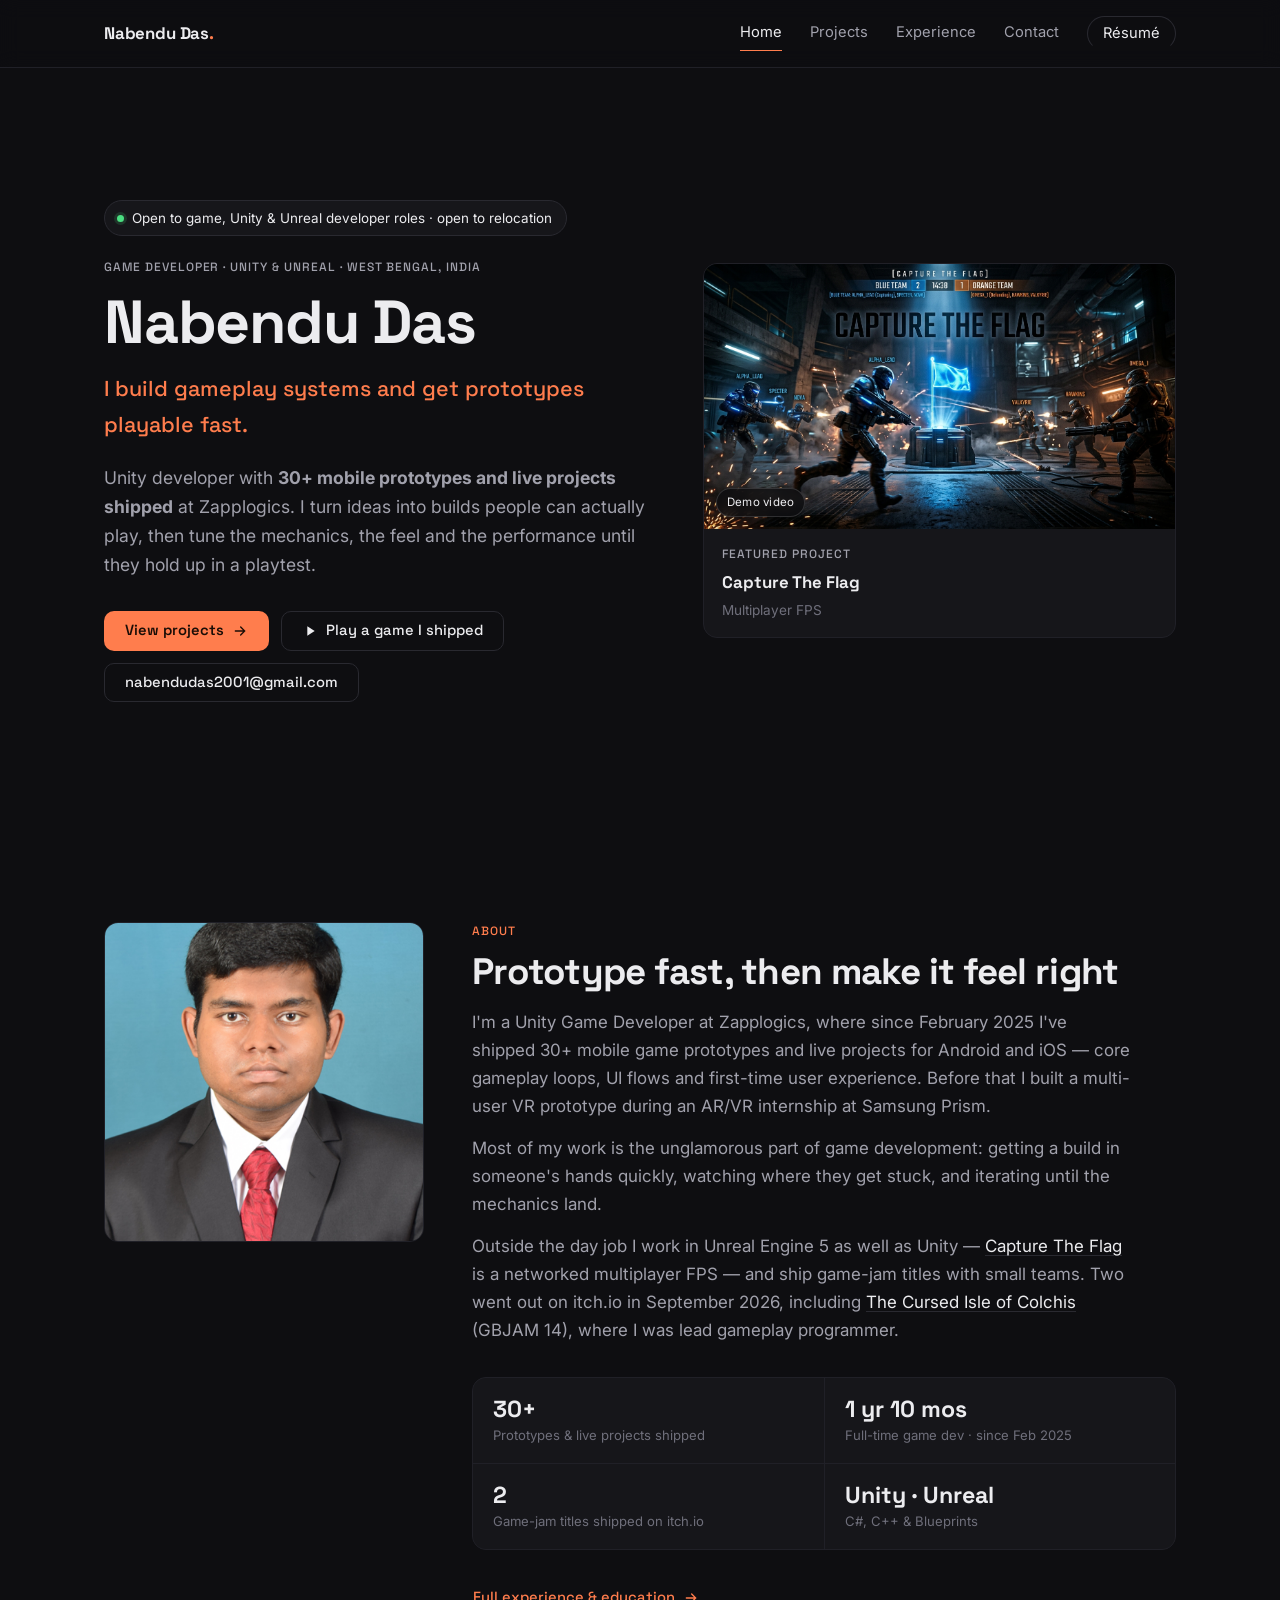
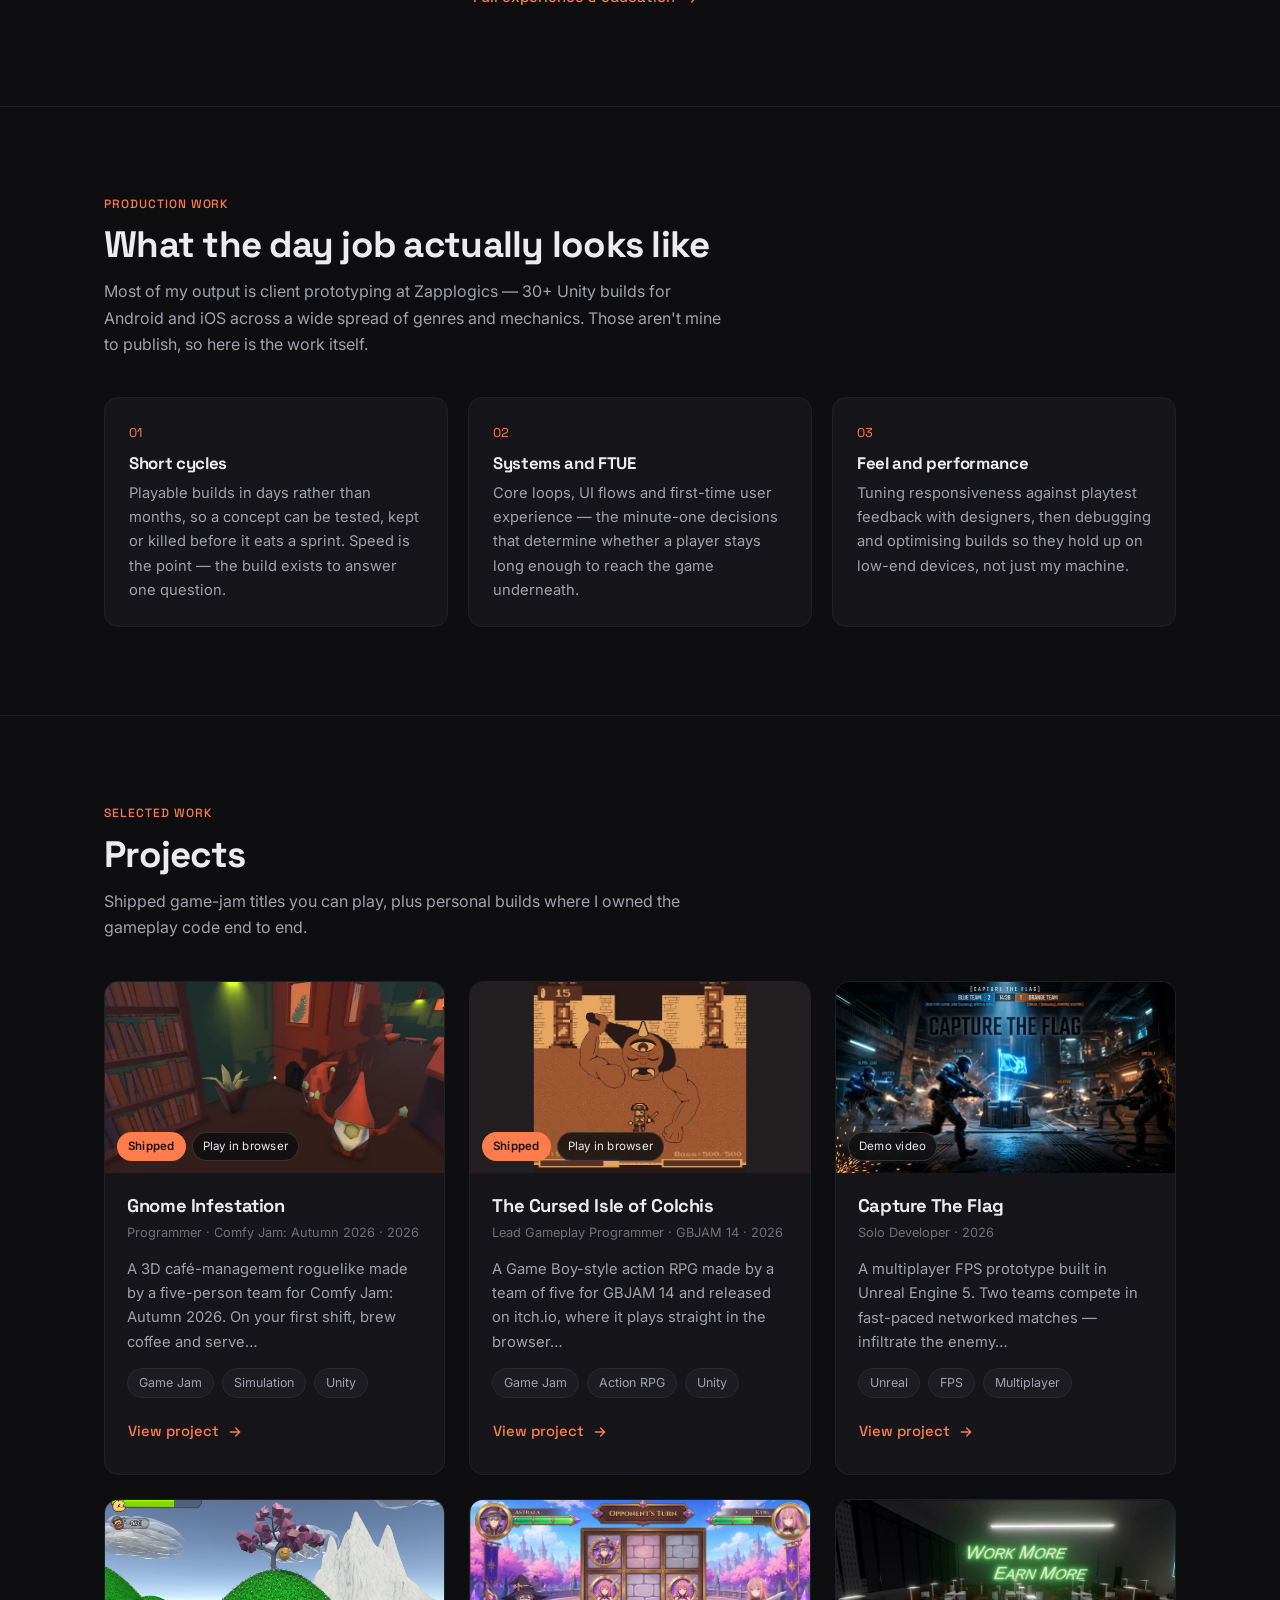
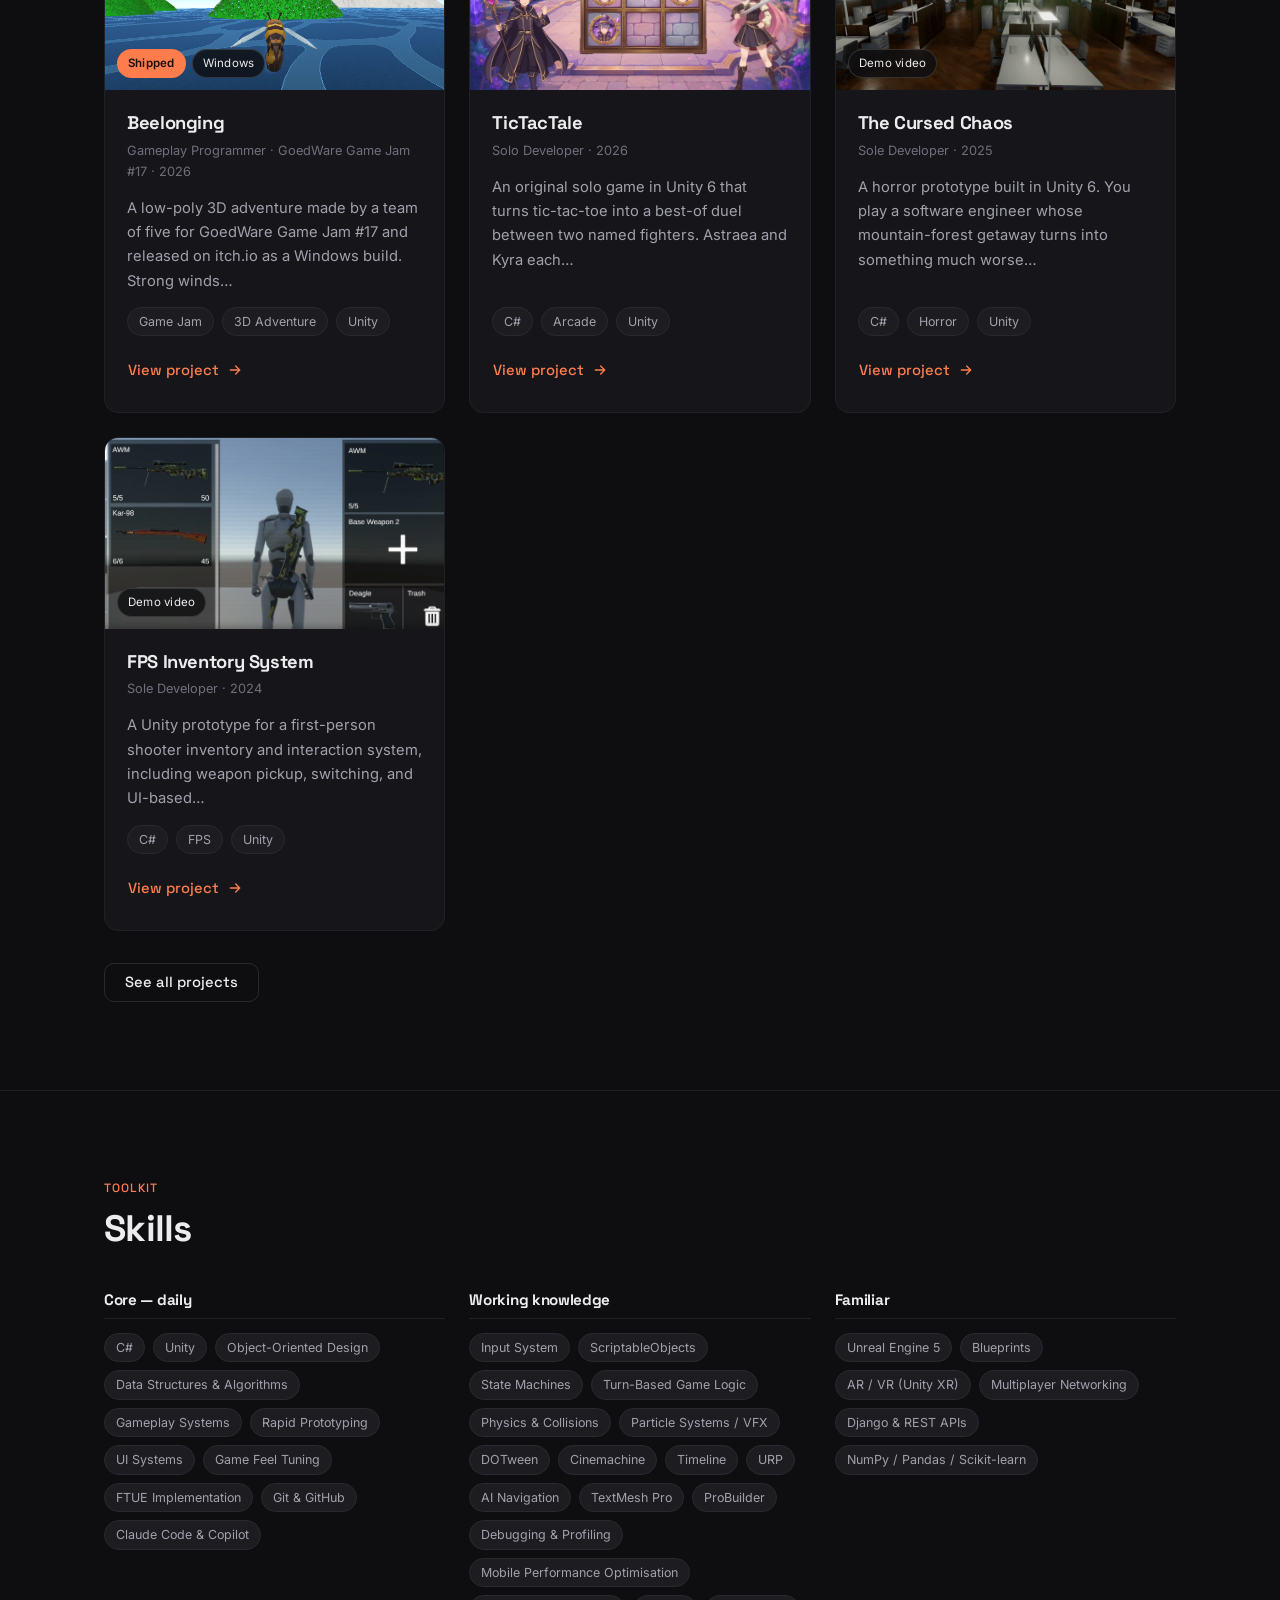
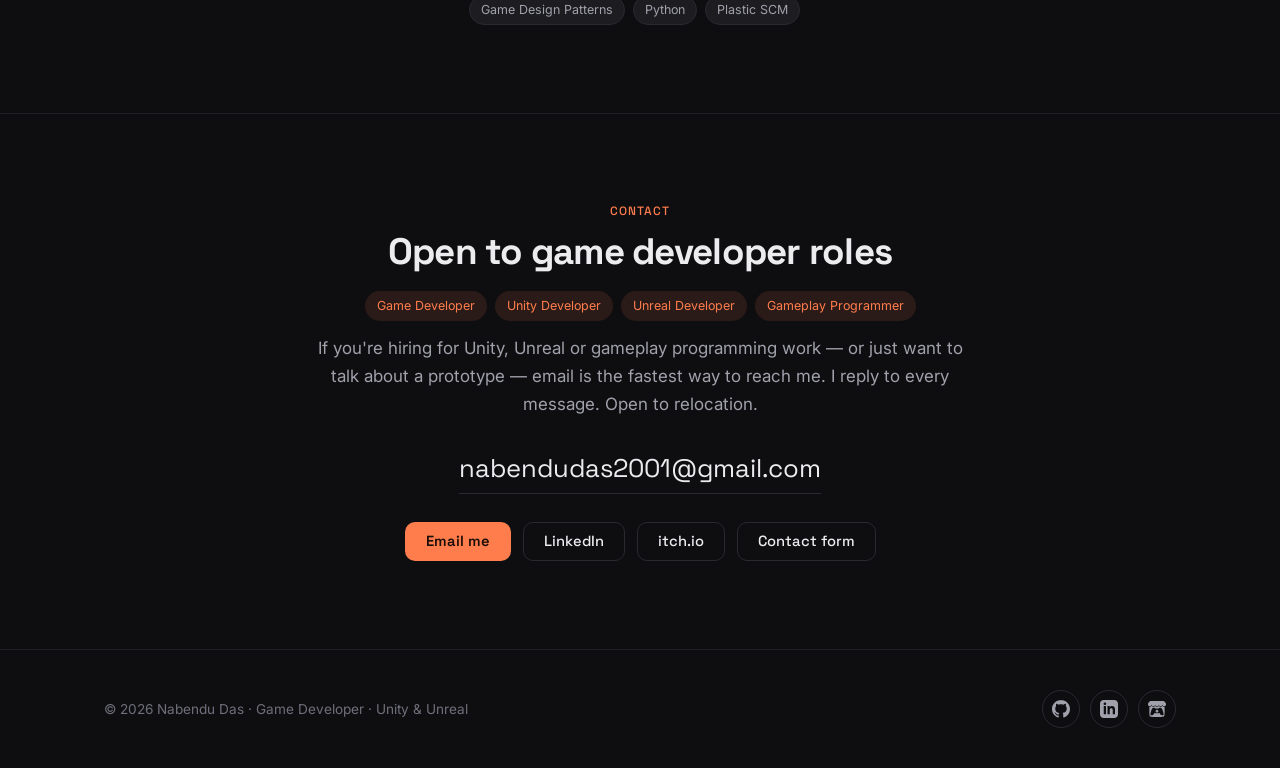
<file: index.html>
<!DOCTYPE html>
<html lang="en">

<head>
    <meta charset="utf-8" />
    <meta content="width=device-width, initial-scale=1.0" name="viewport" />
    <title>Nabendu Das — Game Developer (Unity &amp; Unreal)</title>
    <meta name="description"
        content="Game developer working in Unity and Unreal Engine, focused on gameplay systems, rapid prototyping and game feel. 30+ mobile prototypes shipped." />
    <link rel="canonical" href="https://nandy1002.github.io/" />
    <link rel="icon" href="assets/icon-64.png" />
    <link rel="apple-touch-icon" href="assets/icon-180.png" />
    <meta name="theme-color" content="#0e0e11" />
    <meta property="og:type" content="website" />
    <meta property="og:site_name" content="Nabendu Das" />
    <meta property="og:title" content="Nabendu Das — Game Developer (Unity &amp; Unreal)" />
    <meta property="og:description" content="Game developer working in Unity and Unreal Engine 5. Gameplay systems, rapid prototyping and game feel. 30+ prototypes shipped, plus game-jam titles on itch.io." />
    <meta property="og:url" content="https://nandy1002.github.io/" />
    <meta property="og:image" content="https://nandy1002.github.io/assets/og-image.jpg" />
    <meta property="og:image:width" content="1200" />
    <meta property="og:image:height" content="630" />
    <meta name="twitter:card" content="summary_large_image" />
    <meta name="twitter:title" content="Nabendu Das — Game Developer (Unity &amp; Unreal)" />
    <meta name="twitter:description" content="Game developer working in Unity and Unreal Engine 5. Gameplay systems, rapid prototyping and game feel. 30+ prototypes shipped, plus game-jam titles on itch.io." />
    <meta name="twitter:image" content="https://nandy1002.github.io/assets/og-image.jpg" />
    <link rel="preconnect" href="https://fonts.googleapis.com" />
    <link rel="preconnect" href="https://fonts.gstatic.com" crossorigin />
    <link href="https://fonts.googleapis.com/css2?family=Space+Grotesk:wght@500;700&family=Inter:wght@400;500;600&display=swap"
        rel="stylesheet" />
    <script type="application/ld+json">
    {
      "@context": "https://schema.org",
      "@type": "Person",
      "name": "Nabendu Das",
      "jobTitle": "Game Developer",
      "email": "mailto:nabendudas2001@gmail.com",
      "url": "https://nandy1002.github.io/",
      "image": "https://nandy1002.github.io/assets/og-image.jpg",
      "address": { "@type": "PostalAddress", "addressRegion": "West Bengal", "addressCountry": "IN" },
      "knowsAbout": ["Unity", "Unity3D", "C#", "Unreal Engine 5", "Blueprints", "Python", "Object-Oriented Programming", "Object-Oriented Design", "Data Structures and Algorithms", "Gameplay Programming", "Game Physics", "Particle Systems", "Game Feel", "Rapid Prototyping", "Mobile Games", "Turn-Based Games", "VR Simulations", "Multiplayer Networking"],
      "alumniOf": [
        { "@type": "CollegeOrUniversity", "name": "RV College of Engineering" },
        { "@type": "CollegeOrUniversity", "name": "The University of Burdwan" }
      ],
      "worksFor": { "@type": "Organization", "name": "Zapplogics Solution" },
      "sameAs": [
        "https://github.com/Nandy1002",
        "https://www.linkedin.com/in/nabendu-das-1790a8202/"
      ]
    }
    </script>
    <link href="css/style.css" rel="stylesheet" />
    <script>document.documentElement.classList.add('js');</script>
</head>

<body>

    <header class="site-nav">
        <div class="wrap">
            <a class="brand" href="index.html">Nabendu Das<span>.</span></a>
            <nav class="nav-links">
                <a href="index.html" data-nav="home">Home</a>
                <a href="projects.html" data-nav="projects">Projects</a>
                <a href="experience.html" data-nav="experience">Experience</a>
                <a href="#contact" data-nav="contact">Contact</a>
                <a class="nav-cta" href="https://drive.google.com/drive/folders/1LLOvdsioypALAIz2UhdiR7-5Vv5WfIsK" target="_blank" rel="noopener">Résumé</a>
            </nav>
            <button class="nav-toggle" id="nav-toggle" aria-label="Open menu" aria-expanded="false"
                aria-controls="mobile-nav">
                <svg viewBox="0 0 24 24" fill="none" stroke="currentColor" stroke-width="2" stroke-linecap="round">
                    <path d="M4 7h16M4 12h16M4 17h16" />
                </svg>
            </button>
        </div>
    </header>

    <div class="mobile-nav" id="mobile-nav">
        <button class="nav-close" id="nav-close" aria-label="Close menu">
            <svg viewBox="0 0 24 24" fill="none" stroke="currentColor" stroke-width="2" stroke-linecap="round">
                <path d="M6 6l12 12M18 6L6 18" />
            </svg>
        </button>
        <a href="index.html" data-nav="home">Home</a>
        <a href="projects.html" data-nav="projects">Projects</a>
        <a href="experience.html" data-nav="experience">Experience</a>
        <a href="#contact" data-nav="contact">Contact</a>
        <a class="nav-cta" href="https://drive.google.com/drive/folders/1LLOvdsioypALAIz2UhdiR7-5Vv5WfIsK" target="_blank" rel="noopener">Résumé</a>
    </div>

    <main>
        <!-- Hero -->
        <section class="hero" id="home">
            <div class="wrap hero-grid">
                <div>
                    <p class="availability"><span class="dot"></span> Open to game, Unity &amp; Unreal developer roles
                        · open to relocation</p>
                    <span class="eyebrow">Game Developer · Unity &amp; Unreal · West Bengal, India</span>
                    <h1>Nabendu Das</h1>
                    <p class="role">I build gameplay systems and get prototypes playable fast.</p>
                    <p class="lead">
                        Unity developer with <strong>30+ mobile prototypes and live projects shipped</strong> at
                        Zapplogics. I turn ideas into builds people can actually play, then tune the mechanics, the
                        feel and the performance until they hold up in a playtest.
                    </p>
                    <div class="hero-actions">
                        <a class="btn btn--primary" href="projects.html">
                            View projects
                            <svg viewBox="0 0 24 24" fill="none" stroke="currentColor" stroke-width="2"
                                stroke-linecap="round">
                                <path d="M5 12h14M13 6l6 6-6 6" />
                            </svg>
                        </a>
                        <a class="btn btn--ghost" href="project.html?id=cursed-isle-of-colchis#play">
                            <svg viewBox="0 0 24 24" fill="currentColor"><path d="M8 5v14l11-7z" /></svg>
                            Play a game I shipped
                        </a>
                        <a class="btn btn--ghost" href="mailto:nabendudas2001@gmail.com">
                            nabendudas2001@gmail.com
                        </a>
                    </div>
                </div>
                <!-- Most recent project, rendered from projects.json so it never goes stale. -->
                <a class="hero-feature" id="hero-featured" href="projects.html" aria-label="Latest project"></a>
            </div>
        </section>

        <!-- About -->
        <section class="section" id="about">
            <div class="wrap">
                <div class="about-grid">
                    <img class="portrait reveal" src="assets/projects/formal-pic.jpg"
                        alt="Portrait of Nabendu Das" />
                    <div class="reveal">
                        <span class="eyebrow">About</span>
                        <h2>Prototype fast, then make it feel right</h2>
                        <p class="lead" style="margin-top:16px">
                            I'm a Unity Game Developer at Zapplogics, where since February 2025 I've shipped 30+ mobile
                            game prototypes and live projects for Android and iOS — core gameplay loops, UI flows and
                            first-time user experience. Before that I built a multi-user VR prototype during an AR/VR
                            internship at Samsung Prism.
                        </p>
                        <p class="lead" style="margin-top:14px">
                            Most of my work is the unglamorous part of game development: getting a build in someone's
                            hands quickly, watching where they get stuck, and iterating until the mechanics land.
                        </p>
                        <p class="lead" style="margin-top:14px">
                            Outside the day job I work in Unreal Engine 5 as well as Unity —
                            <a class="text-link" href="project.html?id=capture-the-flag">Capture The Flag</a> is a
                            networked multiplayer FPS — and ship game-jam titles with small teams. Two went out on
                            itch.io in September 2026, including
                            <a class="text-link" href="project.html?id=cursed-isle-of-colchis">The Cursed Isle of
                            Colchis</a> (GBJAM 14), where I was lead gameplay programmer.
                        </p>

                        <div class="stats" style="margin-top:32px">
                            <div>
                                <strong>30+</strong>
                                <span>Prototypes &amp; live projects shipped</span>
                            </div>
                            <div>
                                <!-- Counts the Zapplogics role only (Feb 2025 →), excluding internships.
                                     JS keeps it current; the inline value is the no-JS fallback. -->
                                <strong data-since="2025-02">1 yr 8 mos</strong>
                                <span>Full-time game dev · since Feb 2025</span>
                            </div>
                            <div>
                                <strong>2</strong>
                                <span>Game-jam titles shipped on itch.io</span>
                            </div>
                            <div>
                                <strong>Unity · Unreal</strong>
                                <span>C#, C++ &amp; Blueprints</span>
                            </div>
                        </div>

                        <div class="row" style="margin-top:28px">
                            <a class="btn btn--quiet" href="experience.html">
                                Full experience &amp; education
                                <svg viewBox="0 0 24 24" fill="none" stroke="currentColor" stroke-width="2"
                                    stroke-linecap="round">
                                    <path d="M5 12h14M13 6l6 6-6 6" />
                                </svg>
                            </a>
                        </div>
                    </div>
                </div>
            </div>
        </section>

        <!-- Production work — the day job, which produces no public builds -->
        <section class="section" id="production">
            <div class="wrap">
                <div class="section-head reveal">
                    <span class="eyebrow">Production work</span>
                    <h2>What the day job actually looks like</h2>
                    <p>
                        Most of my output is client prototyping at Zapplogics — 30+ Unity builds for Android and iOS
                        across a wide spread of genres and mechanics. Those aren't mine to publish, so here is the
                        work itself.
                    </p>
                </div>
                <div class="feature-grid">
                    <div class="card feature reveal">
                        <span class="num">01</span>
                        <h3>Short cycles</h3>
                        <p>
                            Playable builds in days rather than months, so a concept can be tested, kept or killed
                            before it eats a sprint. Speed is the point — the build exists to answer one question.
                        </p>
                    </div>
                    <div class="card feature reveal">
                        <span class="num">02</span>
                        <h3>Systems and FTUE</h3>
                        <p>
                            Core loops, UI flows and first-time user experience — the minute-one decisions that
                            determine whether a player stays long enough to reach the game underneath.
                        </p>
                    </div>
                    <div class="card feature reveal">
                        <span class="num">03</span>
                        <h3>Feel and performance</h3>
                        <p>
                            Tuning responsiveness against playtest feedback with designers, then debugging and
                            optimising builds so they hold up on low-end devices, not just my machine.
                        </p>
                    </div>
                </div>
            </div>
        </section>

        <!-- Selected work -->
        <section class="section" id="projects">
            <div class="wrap">
                <div class="section-head reveal">
                    <span class="eyebrow">Selected work</span>
                    <h2>Projects</h2>
                    <p>Shipped game-jam titles you can play, plus personal builds where I owned the gameplay code end
                        to end.</p>
                </div>

                <div class="project-grid" id="featured-projects-grid"></div>

                <div class="row" style="margin-top:32px">
                    <a class="btn btn--ghost" href="projects.html">See all projects</a>
                </div>
            </div>
        </section>

        <!-- Skills -->
        <section class="section" id="skills">
            <div class="wrap">
                <div class="section-head reveal">
                    <span class="eyebrow">Toolkit</span>
                    <h2>Skills</h2>
                </div>
                <div class="skill-groups" id="skills-grid"></div>
            </div>
        </section>

        <!-- Contact -->
        <section class="section contact" id="contact">
            <div class="wrap reveal">
                <span class="eyebrow">Contact</span>
                <h2>Open to game developer roles</h2>
                <div class="chips roles">
                    <span class="chip chip--accent">Game Developer</span>
                    <span class="chip chip--accent">Unity Developer</span>
                    <span class="chip chip--accent">Unreal Developer</span>
                    <span class="chip chip--accent">Gameplay Programmer</span>
                </div>
                <p class="lead" style="margin-top:14px">
                    If you're hiring for Unity, Unreal or gameplay programming work — or just want to talk about a
                    prototype — email is the fastest way to reach me. I reply to every message. Open to relocation.
                </p>
                <a class="email-link" href="mailto:nabendudas2001@gmail.com">nabendudas2001@gmail.com</a>
                <div class="row" style="justify-content:center">
                    <a class="btn btn--primary" href="mailto:nabendudas2001@gmail.com">Email me</a>
                    <a class="btn btn--ghost" href="https://www.linkedin.com/in/nabendu-das-1790a8202/" target="_blank"
                        rel="noopener">LinkedIn</a>
                    <a class="btn btn--ghost" href="https://nandy1002.itch.io/" target="_blank"
                        rel="noopener">itch.io</a>
                    <a class="btn btn--ghost" href="https://forms.gle/zkxzp6RKNk1QjEyh6" target="_blank"
                        rel="noopener">Contact form</a>
                </div>
            </div>
        </section>
    </main>

    <footer class="site-footer">
        <div class="wrap">
            <p class="small dim">© 2026 Nabendu Das · Game Developer · Unity &amp; Unreal</p>
            <div class="socials">
                <a href="https://github.com/Nandy1002" target="_blank" rel="noopener" aria-label="GitHub">
                    <svg viewBox="0 0 24 24">
                        <path
                            d="M12 0c-6.626 0-12 5.373-12 12 0 5.302 3.438 9.8 8.207 11.387.599.111.793-.261.793-.577v-2.234c-3.338.726-4.042-1.416-4.042-1.416-.546-1.387-1.333-1.756-1.333-1.756-1.089-.745.083-.729.083-.729 1.205.084 1.839 1.237 1.839 1.237 1.07 1.834 2.807 1.304 3.492.997.107-.775.418-1.305.762-1.604-2.665-.305-5.467-1.334-5.467-5.931 0-1.311.469-2.381 1.236-3.221-.124-.303-.535-1.524.117-3.176 0 0 1.008-.322 3.301 1.23.957-.266 1.983-.399 3.003-.404 1.02.005 2.047.138 3.006.404 2.291-1.552 3.297-1.23 3.297-1.23.653 1.653.242 2.874.118 3.176.77.84 1.235 1.911 1.235 3.221 0 4.609-2.807 5.624-5.479 5.921.43.372.823 1.102.823 2.222v3.293c0 .319.192.694.801.576 4.765-1.589 8.199-6.086 8.199-11.386 0-6.627-5.373-12-12-12z" />
                    </svg>
                </a>
                <a href="https://www.linkedin.com/in/nabendu-das-1790a8202/" target="_blank" rel="noopener"
                    aria-label="LinkedIn">
                    <svg viewBox="0 0 24 24">
                        <path
                            d="M19 0h-14c-2.761 0-5 2.239-5 5v14c0 2.761 2.239 5 5 5h14c2.762 0 5-2.239 5-5v-14c0-2.761-2.238-5-5-5zm-11 19h-3v-11h3v11zm-1.5-12.268c-.966 0-1.75-.79-1.75-1.764s.784-1.764 1.75-1.764 1.75.79 1.75 1.764-.783 1.764-1.75 1.764zm13.5 12.268h-3v-5.604c0-3.368-4-3.113-4 0v5.604h-3v-11h3v1.765c1.396-2.586 7-2.777 7 2.476v6.759z" />
                    </svg>
                </a>
                <a href="https://nandy1002.itch.io/" target="_blank" rel="noopener" aria-label="itch.io">
                    <svg viewBox="0 0 24 24">
                        <path
                            d="M3.13 1.338C2.08 1.96.02 4.328 0 4.95v1.03c0 1.303 1.22 2.45 2.325 2.45 1.33 0 2.436-1.102 2.436-2.41 0 1.308 1.07 2.41 2.4 2.41 1.328 0 2.362-1.102 2.362-2.41 0 1.308 1.137 2.41 2.466 2.41h.024c1.33 0 2.466-1.102 2.466-2.41 0 1.308 1.034 2.41 2.363 2.41 1.33 0 2.4-1.102 2.4-2.41 0 1.308 1.106 2.41 2.435 2.41C22.78 8.43 24 7.282 24 5.98V4.95c-.02-.62-2.082-2.99-3.13-3.612-3.253-.114-5.508-.134-8.87-.133-3.362 0-7.945.053-8.87.133zm6.376 6.477a2.74 2.74 0 0 1-.468.602c-.5.49-1.19.795-1.947.795a2.786 2.786 0 0 1-1.95-.795c-.182-.178-.32-.37-.446-.59-.127.222-.303.412-.486.59a2.788 2.788 0 0 1-1.95.795c-.092 0-.187-.025-.264-.052-.107 1.113-.152 2.176-.168 2.95v.005l-.006 1.167c.02 2.334-.23 7.564 1.03 8.85 1.952.454 5.545.662 9.15.663 3.605 0 7.198-.21 9.15-.664 1.26-1.284 1.01-6.514 1.03-8.848l-.006-1.167v-.004c-.016-.775-.06-1.838-.168-2.95-.077.026-.172.052-.263.052a2.788 2.788 0 0 1-1.95-.795c-.184-.178-.36-.368-.486-.59-.127.22-.265.412-.447.59a2.786 2.786 0 0 1-1.95.794c-.76 0-1.446-.303-1.948-.793a2.74 2.74 0 0 1-.468-.602 2.738 2.738 0 0 1-.463.602 2.787 2.787 0 0 1-1.95.794h-.16a2.787 2.787 0 0 1-1.95-.793 2.738 2.738 0 0 1-.464-.602zm-2.004 2.59v.002c.795.002 1.5 0 2.373.953.687-.072 1.406-.108 2.125-.107.72 0 1.438.035 2.125.107.873-.953 1.578-.95 2.372-.953.376 0 1.876 0 2.92 2.934l1.123 4.028c.832 2.995-.266 3.068-1.636 3.07-2.03-.075-3.156-1.55-3.156-3.025-1.124.184-2.436.276-3.748.277-1.312 0-2.624-.093-3.748-.277 0 1.475-1.125 2.95-3.156 3.026-1.37-.004-2.468-.077-1.636-3.072l1.122-4.027c1.045-2.934 2.545-2.934 2.92-2.934zM12 12.714c-.002.002-2.14 1.964-2.523 2.662l1.4-.056v1.22c0 .056.56.033 1.123.007.562.026 1.124.05 1.124-.008v-1.22l1.4.055C14.138 14.677 12 12.713 12 12.713z" />
                    </svg>
                </a>
            </div>
        </div>
    </footer>

    <script src="js/nav.js"></script>
    <script src="js/main.js"></script>
</body>

</html>
</file>
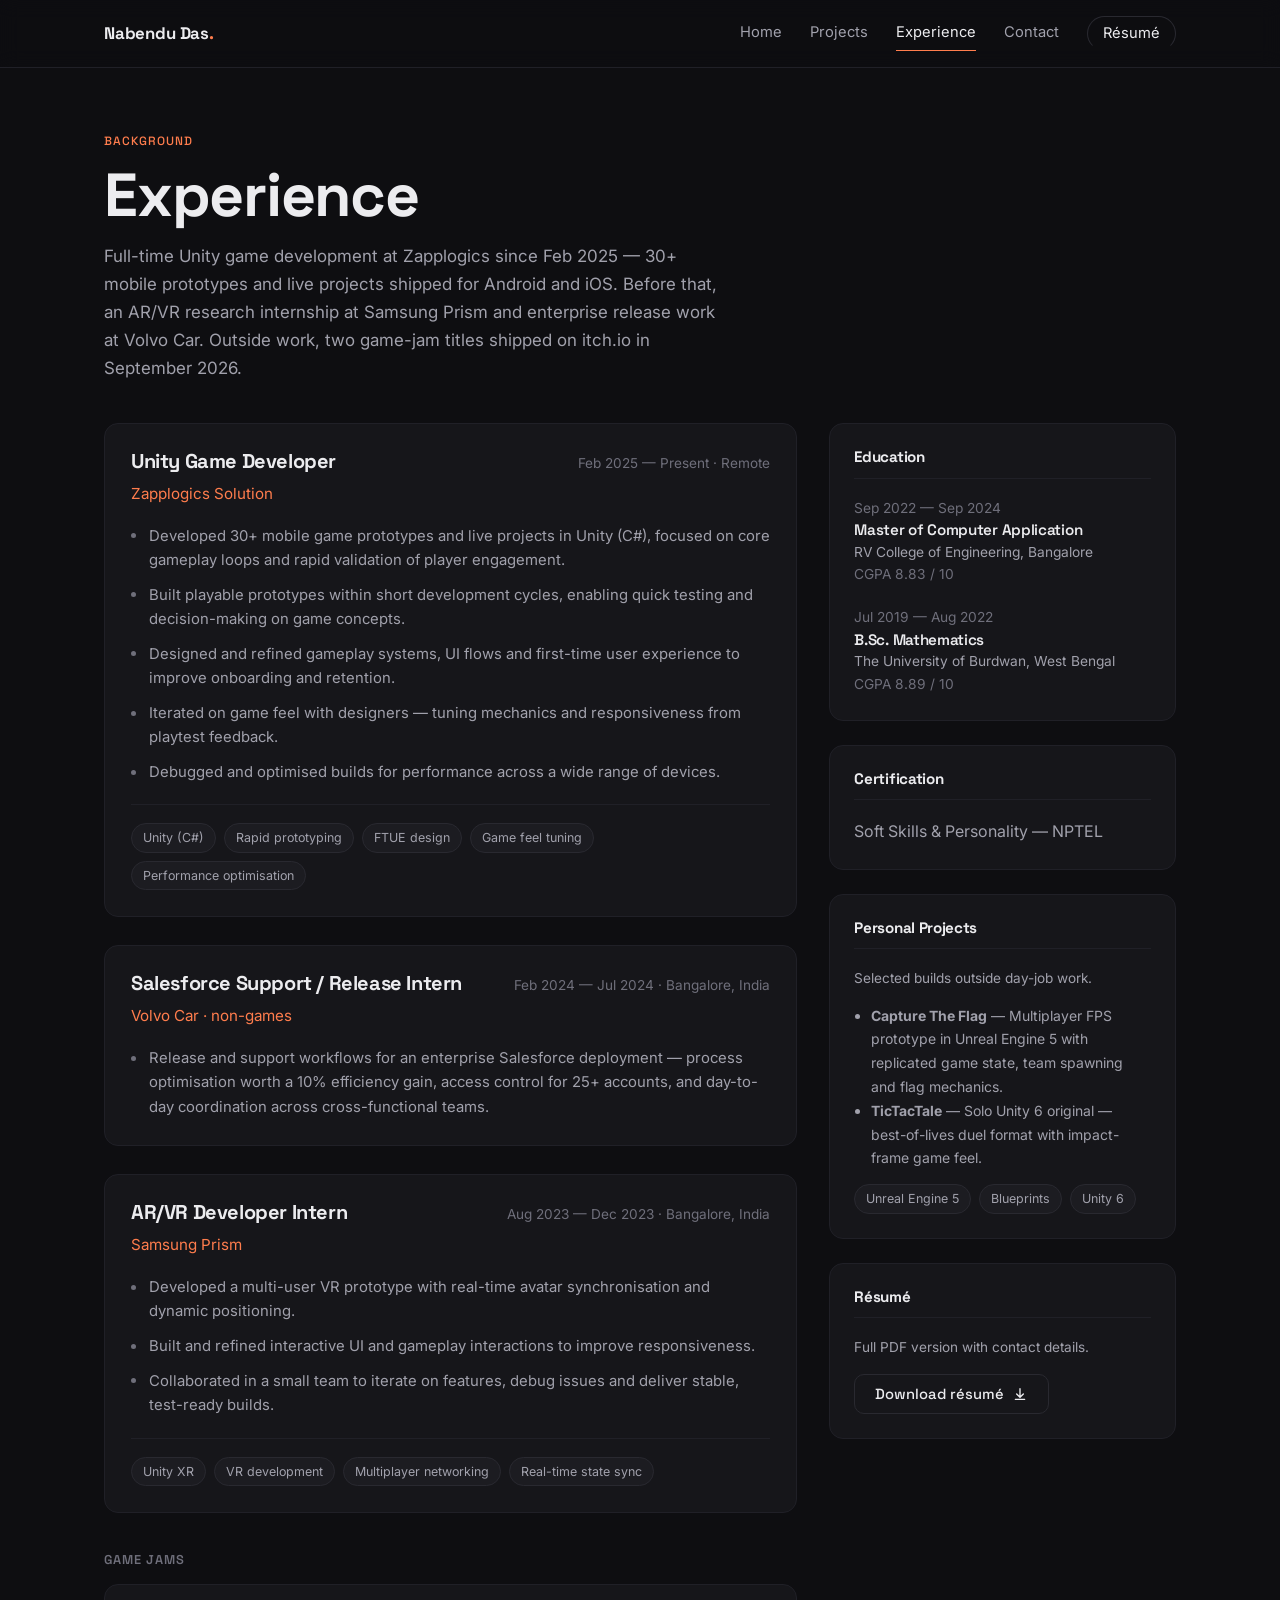
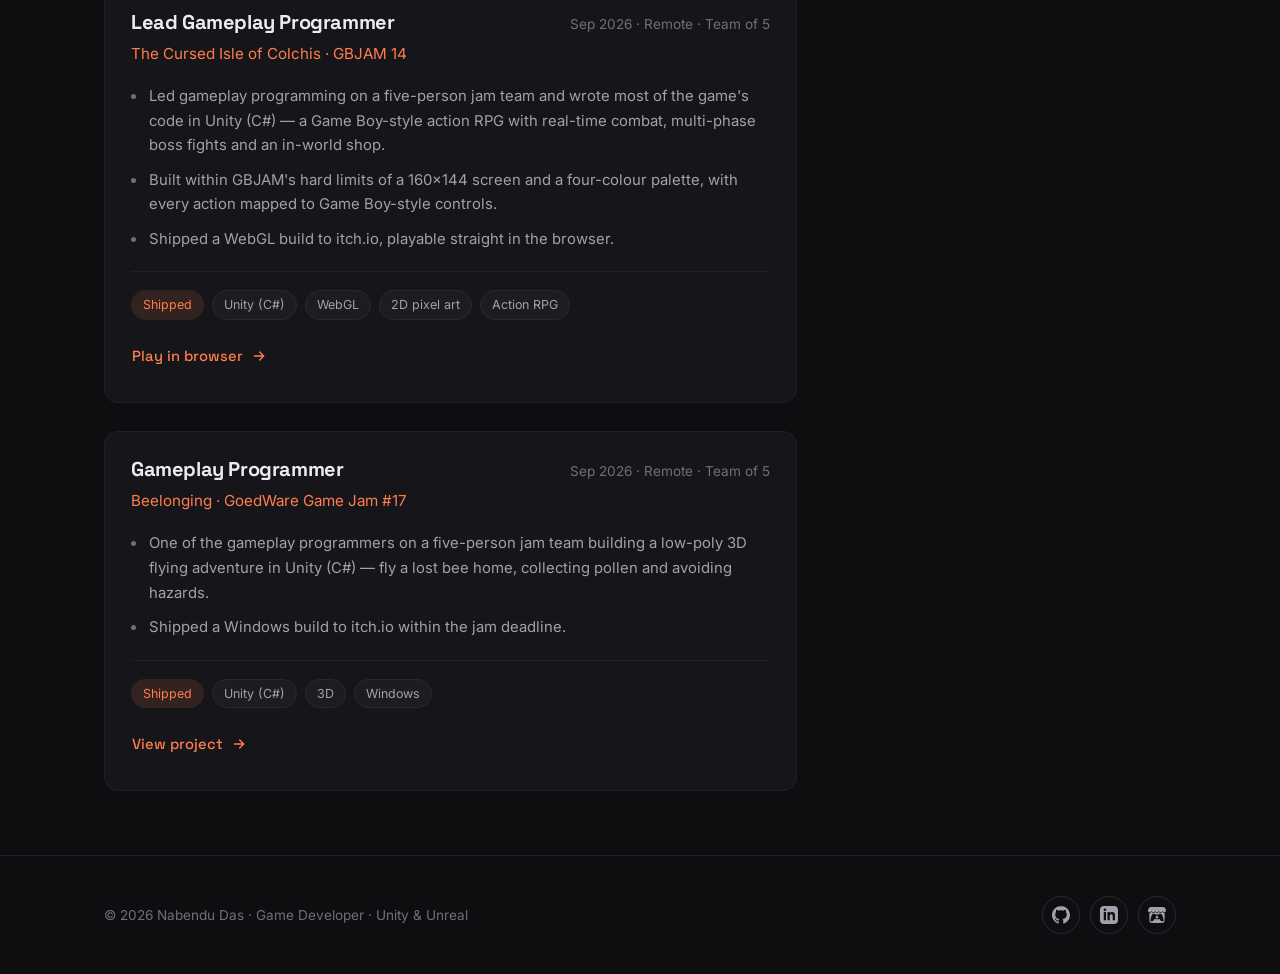
<file: experience.html>
<!DOCTYPE html>
<html lang="en">

<head>
    <meta charset="utf-8" />
    <meta content="width=device-width, initial-scale=1.0" name="viewport" />
    <title>Experience — Nabendu Das</title>
    <meta name="description" content="Work history, education and certifications for Nabendu Das, game developer working in Unity and Unreal Engine." />
    <link rel="canonical" href="https://nandy1002.github.io/experience.html" />
    <link rel="icon" href="assets/icon-64.png" />
    <link rel="apple-touch-icon" href="assets/icon-180.png" />
    <meta name="theme-color" content="#0e0e11" />
    <meta property="og:type" content="website" />
    <meta property="og:site_name" content="Nabendu Das" />
    <meta property="og:title" content="Experience — Nabendu Das" />
    <meta property="og:description" content="Work history, education and certifications for Nabendu Das, game developer working in Unity and Unreal Engine." />
    <meta property="og:url" content="https://nandy1002.github.io/experience.html" />
    <meta property="og:image" content="https://nandy1002.github.io/assets/og-image.jpg" />
    <meta property="og:image:width" content="1200" />
    <meta property="og:image:height" content="630" />
    <meta name="twitter:card" content="summary_large_image" />
    <meta name="twitter:title" content="Experience — Nabendu Das" />
    <meta name="twitter:description" content="Work history, education and certifications for Nabendu Das, game developer working in Unity and Unreal Engine." />
    <meta name="twitter:image" content="https://nandy1002.github.io/assets/og-image.jpg" />
    <link rel="preconnect" href="https://fonts.googleapis.com" />
    <link rel="preconnect" href="https://fonts.gstatic.com" crossorigin />
    <link href="https://fonts.googleapis.com/css2?family=Space+Grotesk:wght@500;700&family=Inter:wght@400;500;600&display=swap"
        rel="stylesheet" />
    <link href="css/style.css" rel="stylesheet" />
    <script>document.documentElement.classList.add('js');</script>
</head>

<body>

    <header class="site-nav">
        <div class="wrap">
            <a class="brand" href="index.html">Nabendu Das<span>.</span></a>
            <nav class="nav-links">
                <a href="index.html" data-nav="home">Home</a>
                <a href="projects.html" data-nav="projects">Projects</a>
                <a href="experience.html" data-nav="experience">Experience</a>
                <a href="index.html#contact" data-nav="contact">Contact</a>
                <a class="nav-cta" href="https://drive.google.com/drive/folders/1LLOvdsioypALAIz2UhdiR7-5Vv5WfIsK" target="_blank" rel="noopener">Résumé</a>
            </nav>
            <button class="nav-toggle" id="nav-toggle" aria-label="Open menu" aria-expanded="false"
                aria-controls="mobile-nav">
                <svg viewBox="0 0 24 24" fill="none" stroke="currentColor" stroke-width="2" stroke-linecap="round">
                    <path d="M4 7h16M4 12h16M4 17h16" />
                </svg>
            </button>
        </div>
    </header>

    <div class="mobile-nav" id="mobile-nav">
        <button class="nav-close" id="nav-close" aria-label="Close menu">
            <svg viewBox="0 0 24 24" fill="none" stroke="currentColor" stroke-width="2" stroke-linecap="round">
                <path d="M6 6l12 12M18 6L6 18" />
            </svg>
        </button>
        <a href="index.html" data-nav="home">Home</a>
        <a href="projects.html" data-nav="projects">Projects</a>
        <a href="experience.html" data-nav="experience">Experience</a>
        <a href="index.html#contact" data-nav="contact">Contact</a>
        <a class="nav-cta" href="https://drive.google.com/drive/folders/1LLOvdsioypALAIz2UhdiR7-5Vv5WfIsK" target="_blank" rel="noopener">Résumé</a>
    </div>

    <main>
        <section class="section section--tight">
            <div class="wrap">
                <div class="section-head">
                    <span class="eyebrow">Background</span>
                    <h1>Experience</h1>
                    <p class="lead">
                        Full-time Unity game development at Zapplogics since Feb 2025 — 30+ mobile prototypes and live
                        projects shipped for Android and iOS. Before that, an AR/VR research internship at Samsung
                        Prism and enterprise release work at Volvo Car. Outside work, two game-jam titles shipped on
                        itch.io in September 2026.
                    </p>
                </div>

                <div class="split">
                    <!-- Roles -->
                    <div class="timeline">
                        <article class="card job reveal">
                            <div class="job-head">
                                <h3>Unity Game Developer</h3>
                                <p class="when">Feb 2025 — Present · Remote</p>
                            </div>
                            <p class="company">Zapplogics Solution</p>
                            <ul>
                                <li>Developed 30+ mobile game prototypes and live projects in Unity (C#), focused on
                                    core gameplay loops and rapid validation of player engagement.</li>
                                <li>Built playable prototypes within short development cycles, enabling quick testing and
                                    decision-making on game concepts.</li>
                                <li>Designed and refined gameplay systems, UI flows and first-time user experience to
                                    improve onboarding and retention.</li>
                                <li>Iterated on game feel with designers — tuning mechanics and responsiveness from
                                    playtest feedback.</li>
                                <li>Debugged and optimised builds for performance across a wide range of devices.</li>
                            </ul>
                            <div class="chips">
                                <span class="chip">Unity (C#)</span>
                                <span class="chip">Rapid prototyping</span>
                                <span class="chip">FTUE design</span>
                                <span class="chip">Game feel tuning</span>
                                <span class="chip">Performance optimisation</span>
                            </div>
                        </article>

                        <article class="card job reveal">
                            <div class="job-head">
                                <h3>Salesforce Support / Release Intern</h3>
                                <p class="when">Feb 2024 — Jul 2024 · Bangalore, India</p>
                            </div>
                            <p class="company">Volvo Car · non-games</p>
                            <ul>
                                <li>Release and support workflows for an enterprise Salesforce deployment — process
                                    optimisation worth a 10% efficiency gain, access control for 25+ accounts, and
                                    day-to-day coordination across cross-functional teams.</li>
                            </ul>
                        </article>

                        <article class="card job reveal">
                            <div class="job-head">
                                <h3>AR/VR Developer Intern</h3>
                                <p class="when">Aug 2023 — Dec 2023 · Bangalore, India</p>
                            </div>
                            <p class="company">Samsung Prism</p>
                            <ul>
                                <li>Developed a multi-user VR prototype with real-time avatar synchronisation and
                                    dynamic positioning.</li>
                                <li>Built and refined interactive UI and gameplay interactions to improve
                                    responsiveness.</li>
                                <li>Collaborated in a small team to iterate on features, debug issues and deliver stable,
                                    test-ready builds.</li>
                            </ul>
                            <div class="chips">
                                <span class="chip">Unity XR</span>
                                <span class="chip">VR development</span>
                                <span class="chip">Multiplayer networking</span>
                                <span class="chip">Real-time state sync</span>
                            </div>
                        </article>

                        <!-- Game jams — team releases outside the day job -->
                        <h2 class="timeline-label reveal">Game jams</h2>

                        <article class="card job reveal">
                            <div class="job-head">
                                <h3>Lead Gameplay Programmer</h3>
                                <p class="when">Sep 2026 · Remote · Team of 5</p>
                            </div>
                            <p class="company">The Cursed Isle of Colchis · GBJAM 14</p>
                            <ul>
                                <li>Led gameplay programming on a five-person jam team and wrote most of the game's code
                                    in Unity (C#) — a Game Boy-style action RPG with real-time combat, multi-phase boss
                                    fights and an in-world shop.</li>
                                <li>Built within GBJAM's hard limits of a 160×144 screen and a four-colour palette, with
                                    every action mapped to Game Boy-style controls.</li>
                                <li>Shipped a WebGL build to itch.io, playable straight in the browser.</li>
                            </ul>
                            <div class="chips">
                                <span class="chip chip--accent">Shipped</span>
                                <span class="chip">Unity (C#)</span>
                                <span class="chip">WebGL</span>
                                <span class="chip">2D pixel art</span>
                                <span class="chip">Action RPG</span>
                            </div>
                            <div class="row" style="margin-top:16px">
                                <a class="btn btn--quiet" href="project.html?id=cursed-isle-of-colchis#play">
                                    Play in browser
                                    <svg viewBox="0 0 24 24" fill="none" stroke="currentColor" stroke-width="2"
                                        stroke-linecap="round">
                                        <path d="M5 12h14M13 6l6 6-6 6" />
                                    </svg>
                                </a>
                            </div>
                        </article>

                        <article class="card job reveal">
                            <div class="job-head">
                                <h3>Gameplay Programmer</h3>
                                <p class="when">Sep 2026 · Remote · Team of 5</p>
                            </div>
                            <p class="company">Beelonging · GoedWare Game Jam #17</p>
                            <ul>
                                <li>One of the gameplay programmers on a five-person jam team building a low-poly 3D
                                    flying adventure in Unity (C#) — fly a lost bee home, collecting pollen and avoiding
                                    hazards.</li>
                                <li>Shipped a Windows build to itch.io within the jam deadline.</li>
                            </ul>
                            <div class="chips">
                                <span class="chip chip--accent">Shipped</span>
                                <span class="chip">Unity (C#)</span>
                                <span class="chip">3D</span>
                                <span class="chip">Windows</span>
                            </div>
                            <div class="row" style="margin-top:16px">
                                <a class="btn btn--quiet" href="project.html?id=beelonging">
                                    View project
                                    <svg viewBox="0 0 24 24" fill="none" stroke="currentColor" stroke-width="2"
                                        stroke-linecap="round">
                                        <path d="M5 12h14M13 6l6 6-6 6" />
                                    </svg>
                                </a>
                            </div>
                        </article>
                    </div>

                    <!-- Sidebar -->
                    <aside class="stack" style="gap:24px">
                        <div class="card side-card reveal">
                            <h3>Education</h3>
                            <div class="edu">
                                <p class="small dim">Sep 2022 — Sep 2024</p>
                                <h4>Master of Computer Application</h4>
                                <p>RV College of Engineering, Bangalore</p>
                                <p class="small dim">CGPA 8.83 / 10</p>
                            </div>
                            <div class="edu">
                                <p class="small dim">Jul 2019 — Aug 2022</p>
                                <h4>B.Sc. Mathematics</h4>
                                <p>The University of Burdwan, West Bengal</p>
                                <p class="small dim">CGPA 8.89 / 10</p>
                            </div>
                        </div>

                        <div class="card side-card reveal">
                            <h3>Certification</h3>
                            <p>Soft Skills &amp; Personality — NPTEL</p>
                        </div>

                        <div class="card side-card reveal">
                            <h3>Personal Projects</h3>
                            <p class="small" style="margin-bottom:12px">Selected builds outside day-job work.</p>
                            <ul style="padding-left:1.2em;font-size:0.875rem;line-height:1.7">
                                <li><strong>Capture The Flag</strong> — Multiplayer FPS prototype in Unreal Engine 5 with replicated game state, team spawning and flag mechanics.</li>
                                <li><strong>TicTacTale</strong> — Solo Unity 6 original — best-of-lives duel format with impact-frame game feel.</li>
                            </ul>
                            <div class="chips" style="margin-top:12px">
                                <span class="chip">Unreal Engine 5</span>
                                <span class="chip">Blueprints</span>
                                <span class="chip">Unity 6</span>
                            </div>
                        </div>

                        <div class="card side-card reveal">
                            <h3>Résumé</h3>
                            <p class="small" style="margin-bottom:16px">Full PDF version with contact details.</p>
                            <a class="btn btn--ghost"
                                href="https://drive.google.com/drive/folders/1LLOvdsioypALAIz2UhdiR7-5Vv5WfIsK"
                                target="_blank" rel="noopener">
                                Download résumé
                                <svg viewBox="0 0 24 24" fill="none" stroke="currentColor" stroke-width="2"
                                    stroke-linecap="round">
                                    <path d="M12 4v12M7 12l5 5 5-5M5 20h14" />
                                </svg>
                            </a>
                        </div>
                    </aside>
                </div>
            </div>
        </section>
    </main>

    <footer class="site-footer">
        <div class="wrap">
            <p class="small dim">© 2026 Nabendu Das · Game Developer · Unity &amp; Unreal</p>
            <div class="socials">
                <a href="https://github.com/Nandy1002" target="_blank" rel="noopener" aria-label="GitHub">
                    <svg viewBox="0 0 24 24">
                        <path
                            d="M12 0c-6.626 0-12 5.373-12 12 0 5.302 3.438 9.8 8.207 11.387.599.111.793-.261.793-.577v-2.234c-3.338.726-4.042-1.416-4.042-1.416-.546-1.387-1.333-1.756-1.333-1.756-1.089-.745.083-.729.083-.729 1.205.084 1.839 1.237 1.839 1.237 1.07 1.834 2.807 1.304 3.492.997.107-.775.418-1.305.762-1.604-2.665-.305-5.467-1.334-5.467-5.931 0-1.311.469-2.381 1.236-3.221-.124-.303-.535-1.524.117-3.176 0 0 1.008-.322 3.301 1.23.957-.266 1.983-.399 3.003-.404 1.02.005 2.047.138 3.006.404 2.291-1.552 3.297-1.23 3.297-1.23.653 1.653.242 2.874.118 3.176.77.84 1.235 1.911 1.235 3.221 0 4.609-2.807 5.624-5.479 5.921.43.372.823 1.102.823 2.222v3.293c0 .319.192.694.801.576 4.765-1.589 8.199-6.086 8.199-11.386 0-6.627-5.373-12-12-12z" />
                    </svg>
                </a>
                <a href="https://www.linkedin.com/in/nabendu-das-1790a8202/" target="_blank" rel="noopener"
                    aria-label="LinkedIn">
                    <svg viewBox="0 0 24 24">
                        <path
                            d="M19 0h-14c-2.761 0-5 2.239-5 5v14c0 2.761 2.239 5 5 5h14c2.762 0 5-2.239 5-5v-14c0-2.761-2.238-5-5-5zm-11 19h-3v-11h3v11zm-1.5-12.268c-.966 0-1.75-.79-1.75-1.764s.784-1.764 1.75-1.764 1.75.79 1.75 1.764-.783 1.764-1.75 1.764zm13.5 12.268h-3v-5.604c0-3.368-4-3.113-4 0v5.604h-3v-11h3v1.765c1.396-2.586 7-2.777 7 2.476v6.759z" />
                    </svg>
                </a>
                <a href="https://nandy1002.itch.io/" target="_blank" rel="noopener" aria-label="itch.io">
                    <svg viewBox="0 0 24 24">
                        <path
                            d="M3.13 1.338C2.08 1.96.02 4.328 0 4.95v1.03c0 1.303 1.22 2.45 2.325 2.45 1.33 0 2.436-1.102 2.436-2.41 0 1.308 1.07 2.41 2.4 2.41 1.328 0 2.362-1.102 2.362-2.41 0 1.308 1.137 2.41 2.466 2.41h.024c1.33 0 2.466-1.102 2.466-2.41 0 1.308 1.034 2.41 2.363 2.41 1.33 0 2.4-1.102 2.4-2.41 0 1.308 1.106 2.41 2.435 2.41C22.78 8.43 24 7.282 24 5.98V4.95c-.02-.62-2.082-2.99-3.13-3.612-3.253-.114-5.508-.134-8.87-.133-3.362 0-7.945.053-8.87.133zm6.376 6.477a2.74 2.74 0 0 1-.468.602c-.5.49-1.19.795-1.947.795a2.786 2.786 0 0 1-1.95-.795c-.182-.178-.32-.37-.446-.59-.127.222-.303.412-.486.59a2.788 2.788 0 0 1-1.95.795c-.092 0-.187-.025-.264-.052-.107 1.113-.152 2.176-.168 2.95v.005l-.006 1.167c.02 2.334-.23 7.564 1.03 8.85 1.952.454 5.545.662 9.15.663 3.605 0 7.198-.21 9.15-.664 1.26-1.284 1.01-6.514 1.03-8.848l-.006-1.167v-.004c-.016-.775-.06-1.838-.168-2.95-.077.026-.172.052-.263.052a2.788 2.788 0 0 1-1.95-.795c-.184-.178-.36-.368-.486-.59-.127.22-.265.412-.447.59a2.786 2.786 0 0 1-1.95.794c-.76 0-1.446-.303-1.948-.793a2.74 2.74 0 0 1-.468-.602 2.738 2.738 0 0 1-.463.602 2.787 2.787 0 0 1-1.95.794h-.16a2.787 2.787 0 0 1-1.95-.793 2.738 2.738 0 0 1-.464-.602zm-2.004 2.59v.002c.795.002 1.5 0 2.373.953.687-.072 1.406-.108 2.125-.107.72 0 1.438.035 2.125.107.873-.953 1.578-.95 2.372-.953.376 0 1.876 0 2.92 2.934l1.123 4.028c.832 2.995-.266 3.068-1.636 3.07-2.03-.075-3.156-1.55-3.156-3.025-1.124.184-2.436.276-3.748.277-1.312 0-2.624-.093-3.748-.277 0 1.475-1.125 2.95-3.156 3.026-1.37-.004-2.468-.077-1.636-3.072l1.122-4.027c1.045-2.934 2.545-2.934 2.92-2.934zM12 12.714c-.002.002-2.14 1.964-2.523 2.662l1.4-.056v1.22c0 .056.56.033 1.123.007.562.026 1.124.05 1.124-.008v-1.22l1.4.055C14.138 14.677 12 12.713 12 12.713z" />
                    </svg>
                </a>
            </div>
        </div>
    </footer>

    <script src="js/nav.js"></script>
</body>

</html>
</file>
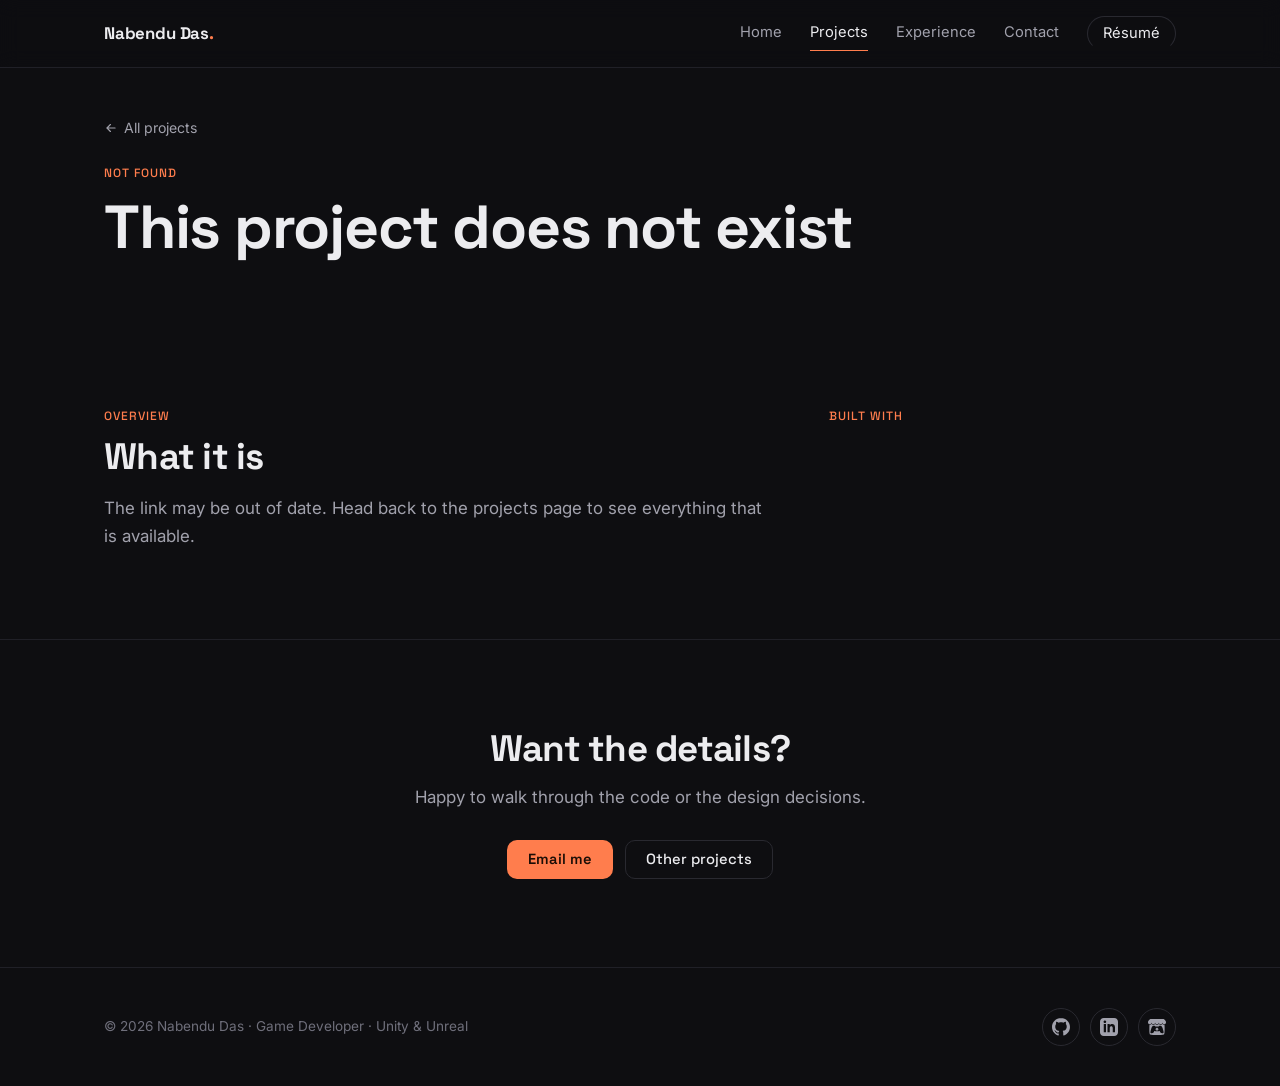
<file: project.html>
<!DOCTYPE html>
<html lang="en">

<head>
    <meta charset="utf-8" />
    <meta content="width=device-width, initial-scale=1.0" name="viewport" />
    <meta name="description" content="A Unity gameplay project by Nabendu Das — demo video, key systems and links straight into the code." />
    <link rel="canonical" href="https://nandy1002.github.io/project.html" />
    <link rel="icon" href="assets/icon-64.png" />
    <link rel="apple-touch-icon" href="assets/icon-180.png" />
    <meta name="theme-color" content="#0e0e11" />
    <meta property="og:type" content="website" />
    <meta property="og:site_name" content="Nabendu Das" />
    <meta property="og:title" content="Project — Nabendu Das" />
    <meta property="og:description" content="A Unity gameplay project by Nabendu Das — demo video, key systems and links straight into the code." />
    <meta property="og:url" content="https://nandy1002.github.io/project.html" />
    <meta property="og:image" content="https://nandy1002.github.io/assets/og-image.jpg" />
    <meta property="og:image:width" content="1200" />
    <meta property="og:image:height" content="630" />
    <meta name="twitter:card" content="summary_large_image" />
    <meta name="twitter:title" content="Project — Nabendu Das" />
    <meta name="twitter:description" content="A Unity gameplay project by Nabendu Das — demo video, key systems and links straight into the code." />
    <meta name="twitter:image" content="https://nandy1002.github.io/assets/og-image.jpg" />
    <title>Project — Nabendu Das</title>
    <link rel="preconnect" href="https://fonts.googleapis.com" />
    <link rel="preconnect" href="https://fonts.gstatic.com" crossorigin />
    <link href="https://fonts.googleapis.com/css2?family=Space+Grotesk:wght@500;700&family=Inter:wght@400;500;600&display=swap"
        rel="stylesheet" />
    <link href="css/style.css" rel="stylesheet" />
    <script>document.documentElement.classList.add('js');</script>
</head>

<body>

    <header class="site-nav">
        <div class="wrap">
            <a class="brand" href="index.html">Nabendu Das<span>.</span></a>
            <nav class="nav-links">
                <a href="index.html" data-nav="home">Home</a>
                <a href="projects.html" data-nav="projects">Projects</a>
                <a href="experience.html" data-nav="experience">Experience</a>
                <a href="index.html#contact" data-nav="contact">Contact</a>
                <a class="nav-cta" href="https://drive.google.com/drive/folders/1LLOvdsioypALAIz2UhdiR7-5Vv5WfIsK" target="_blank" rel="noopener">Résumé</a>
            </nav>
            <button class="nav-toggle" id="nav-toggle" aria-label="Open menu" aria-expanded="false"
                aria-controls="mobile-nav">
                <svg viewBox="0 0 24 24" fill="none" stroke="currentColor" stroke-width="2" stroke-linecap="round">
                    <path d="M4 7h16M4 12h16M4 17h16" />
                </svg>
            </button>
        </div>
    </header>

    <div class="mobile-nav" id="mobile-nav">
        <button class="nav-close" id="nav-close" aria-label="Close menu">
            <svg viewBox="0 0 24 24" fill="none" stroke="currentColor" stroke-width="2" stroke-linecap="round">
                <path d="M6 6l12 12M18 6L6 18" />
            </svg>
        </button>
        <a href="index.html" data-nav="home">Home</a>
        <a href="projects.html" data-nav="projects">Projects</a>
        <a href="experience.html" data-nav="experience">Experience</a>
        <a href="index.html#contact" data-nav="contact">Contact</a>
        <a class="nav-cta" href="https://drive.google.com/drive/folders/1LLOvdsioypALAIz2UhdiR7-5Vv5WfIsK" target="_blank" rel="noopener">Résumé</a>
    </div>

    <main>
        <!-- Title block -->
        <section class="detail-head">
            <div class="wrap">
                <a class="back-link" href="projects.html">
                    <svg viewBox="0 0 24 24" fill="none" stroke="currentColor" stroke-width="2" stroke-linecap="round">
                        <path d="M19 12H5M11 6l-6 6 6 6" />
                    </svg>
                    All projects
                </a>

                <span class="eyebrow" id="project-category">Project</span>
                <h1 id="project-title">Loading…</h1>
                <div class="chips" style="margin-top:14px" id="project-status" hidden></div>

                <div class="row" style="margin-top:24px" id="project-actions">
                    <a class="btn btn--primary" id="btn-play" href="#" target="_blank" rel="noopener" hidden>
                        Play the build
                    </a>
                    <a class="btn btn--ghost" id="btn-itch" href="#" target="_blank" rel="noopener" hidden>
                        View on itch.io
                    </a>
                    <a class="btn btn--ghost" id="btn-source" href="#" target="_blank" rel="noopener" hidden>
                        View source
                    </a>
                </div>

                <dl class="meta-row">
                    <div>
                        <dt>Year</dt>
                        <dd id="project-year">—</dd>
                    </div>
                    <div>
                        <dt>Role</dt>
                        <dd id="project-role">—</dd>
                    </div>
                    <div>
                        <dt>Type</dt>
                        <dd id="project-type">—</dd>
                    </div>
                    <!-- Filled only for released games. -->
                    <div id="meta-platform" hidden>
                        <dt>Platform</dt>
                        <dd id="project-platform"></dd>
                    </div>
                    <div id="meta-team" hidden>
                        <dt>Team</dt>
                        <dd id="project-team"></dd>
                    </div>
                    <div id="meta-jam" hidden>
                        <dt>Game jam</dt>
                        <dd id="project-jam"></dd>
                    </div>
                </dl>
            </div>
        </section>

        <!-- Media -->
        <section class="wrap" id="project-media-section" hidden>
            <div class="media-frame" id="project-media"></div>
            <dl class="controls" id="project-controls" hidden></dl>
            <div class="media-frame media-frame--trailer" id="project-trailer" hidden></div>
        </section>

        <!-- Overview -->
        <section class="section">
            <div class="wrap">
                <div class="split">
                    <div class="reveal">
                        <span class="eyebrow">Overview</span>
                        <h2>What it is</h2>
                        <p class="lead" style="margin-top:16px" id="project-description"></p>
                    </div>
                    <div class="reveal">
                        <span class="eyebrow">Built with</span>
                        <div class="chips" style="margin-top:16px" id="project-tech"></div>
                    </div>
                </div>
            </div>
        </section>

        <!-- Key systems -->
        <section class="section" id="project-features-section" hidden>
            <div class="wrap">
                <div class="section-head reveal">
                    <span class="eyebrow" id="project-features-eyebrow">Under the hood</span>
                    <h2 id="project-features-title">Key systems</h2>
                </div>
                <div class="feature-grid" id="project-features"></div>
            </div>
        </section>

        <!-- Screenshots -->
        <section class="section" id="project-gallery-section" hidden>
            <div class="wrap">
                <div class="section-head reveal">
                    <span class="eyebrow">Screenshots</span>
                    <h2>From the build</h2>
                </div>
                <div class="gallery" id="project-gallery"></div>
            </div>
        </section>

        <!-- Code -->
        <section class="section" id="project-code-section" hidden>
            <div class="wrap">
                <div class="section-head reveal">
                    <span class="eyebrow">For engineers</span>
                    <h2>Read the code</h2>
                    <p>Straight to the files that matter, instead of the repo root.</p>
                </div>
                <div class="code-list" id="project-code"></div>
            </div>
        </section>

        <!-- Next step -->
        <section class="section contact">
            <div class="wrap">
                <h2>Want the details?</h2>
                <p class="lead" style="margin-top:14px">Happy to walk through the code or the design decisions.</p>
                <div class="row" style="justify-content:center">
                    <a class="btn btn--primary" href="mailto:nabendudas2001@gmail.com">Email me</a>
                    <a class="btn btn--ghost" href="projects.html">Other projects</a>
                </div>
            </div>
        </section>
    </main>

    <footer class="site-footer">
        <div class="wrap">
            <p class="small dim">© 2026 Nabendu Das · Game Developer · Unity &amp; Unreal</p>
            <div class="socials">
                <a href="https://github.com/Nandy1002" target="_blank" rel="noopener" aria-label="GitHub">
                    <svg viewBox="0 0 24 24">
                        <path
                            d="M12 0c-6.626 0-12 5.373-12 12 0 5.302 3.438 9.8 8.207 11.387.599.111.793-.261.793-.577v-2.234c-3.338.726-4.042-1.416-4.042-1.416-.546-1.387-1.333-1.756-1.333-1.756-1.089-.745.083-.729.083-.729 1.205.084 1.839 1.237 1.839 1.237 1.07 1.834 2.807 1.304 3.492.997.107-.775.418-1.305.762-1.604-2.665-.305-5.467-1.334-5.467-5.931 0-1.311.469-2.381 1.236-3.221-.124-.303-.535-1.524.117-3.176 0 0 1.008-.322 3.301 1.23.957-.266 1.983-.399 3.003-.404 1.02.005 2.047.138 3.006.404 2.291-1.552 3.297-1.23 3.297-1.23.653 1.653.242 2.874.118 3.176.77.84 1.235 1.911 1.235 3.221 0 4.609-2.807 5.624-5.479 5.921.43.372.823 1.102.823 2.222v3.293c0 .319.192.694.801.576 4.765-1.589 8.199-6.086 8.199-11.386 0-6.627-5.373-12-12-12z" />
                    </svg>
                </a>
                <a href="https://www.linkedin.com/in/nabendu-das-1790a8202/" target="_blank" rel="noopener"
                    aria-label="LinkedIn">
                    <svg viewBox="0 0 24 24">
                        <path
                            d="M19 0h-14c-2.761 0-5 2.239-5 5v14c0 2.761 2.239 5 5 5h14c2.762 0 5-2.239 5-5v-14c0-2.761-2.238-5-5-5zm-11 19h-3v-11h3v11zm-1.5-12.268c-.966 0-1.75-.79-1.75-1.764s.784-1.764 1.75-1.764 1.75.79 1.75 1.764-.783 1.764-1.75 1.764zm13.5 12.268h-3v-5.604c0-3.368-4-3.113-4 0v5.604h-3v-11h3v1.765c1.396-2.586 7-2.777 7 2.476v6.759z" />
                    </svg>
                </a>
                <a href="https://nandy1002.itch.io/" target="_blank" rel="noopener" aria-label="itch.io">
                    <svg viewBox="0 0 24 24">
                        <path
                            d="M3.13 1.338C2.08 1.96.02 4.328 0 4.95v1.03c0 1.303 1.22 2.45 2.325 2.45 1.33 0 2.436-1.102 2.436-2.41 0 1.308 1.07 2.41 2.4 2.41 1.328 0 2.362-1.102 2.362-2.41 0 1.308 1.137 2.41 2.466 2.41h.024c1.33 0 2.466-1.102 2.466-2.41 0 1.308 1.034 2.41 2.363 2.41 1.33 0 2.4-1.102 2.4-2.41 0 1.308 1.106 2.41 2.435 2.41C22.78 8.43 24 7.282 24 5.98V4.95c-.02-.62-2.082-2.99-3.13-3.612-3.253-.114-5.508-.134-8.87-.133-3.362 0-7.945.053-8.87.133zm6.376 6.477a2.74 2.74 0 0 1-.468.602c-.5.49-1.19.795-1.947.795a2.786 2.786 0 0 1-1.95-.795c-.182-.178-.32-.37-.446-.59-.127.222-.303.412-.486.59a2.788 2.788 0 0 1-1.95.795c-.092 0-.187-.025-.264-.052-.107 1.113-.152 2.176-.168 2.95v.005l-.006 1.167c.02 2.334-.23 7.564 1.03 8.85 1.952.454 5.545.662 9.15.663 3.605 0 7.198-.21 9.15-.664 1.26-1.284 1.01-6.514 1.03-8.848l-.006-1.167v-.004c-.016-.775-.06-1.838-.168-2.95-.077.026-.172.052-.263.052a2.788 2.788 0 0 1-1.95-.795c-.184-.178-.36-.368-.486-.59-.127.22-.265.412-.447.59a2.786 2.786 0 0 1-1.95.794c-.76 0-1.446-.303-1.948-.793a2.74 2.74 0 0 1-.468-.602 2.738 2.738 0 0 1-.463.602 2.787 2.787 0 0 1-1.95.794h-.16a2.787 2.787 0 0 1-1.95-.793 2.738 2.738 0 0 1-.464-.602zm-2.004 2.59v.002c.795.002 1.5 0 2.373.953.687-.072 1.406-.108 2.125-.107.72 0 1.438.035 2.125.107.873-.953 1.578-.95 2.372-.953.376 0 1.876 0 2.92 2.934l1.123 4.028c.832 2.995-.266 3.068-1.636 3.07-2.03-.075-3.156-1.55-3.156-3.025-1.124.184-2.436.276-3.748.277-1.312 0-2.624-.093-3.748-.277 0 1.475-1.125 2.95-3.156 3.026-1.37-.004-2.468-.077-1.636-3.072l1.122-4.027c1.045-2.934 2.545-2.934 2.92-2.934zM12 12.714c-.002.002-2.14 1.964-2.523 2.662l1.4-.056v1.22c0 .056.56.033 1.123.007.562.026 1.124.05 1.124-.008v-1.22l1.4.055C14.138 14.677 12 12.713 12 12.713z" />
                    </svg>
                </a>
            </div>
        </div>
    </footer>

    <script src="js/nav.js"></script>
    <script src="js/project.js"></script>
</body>

</html>
</file>
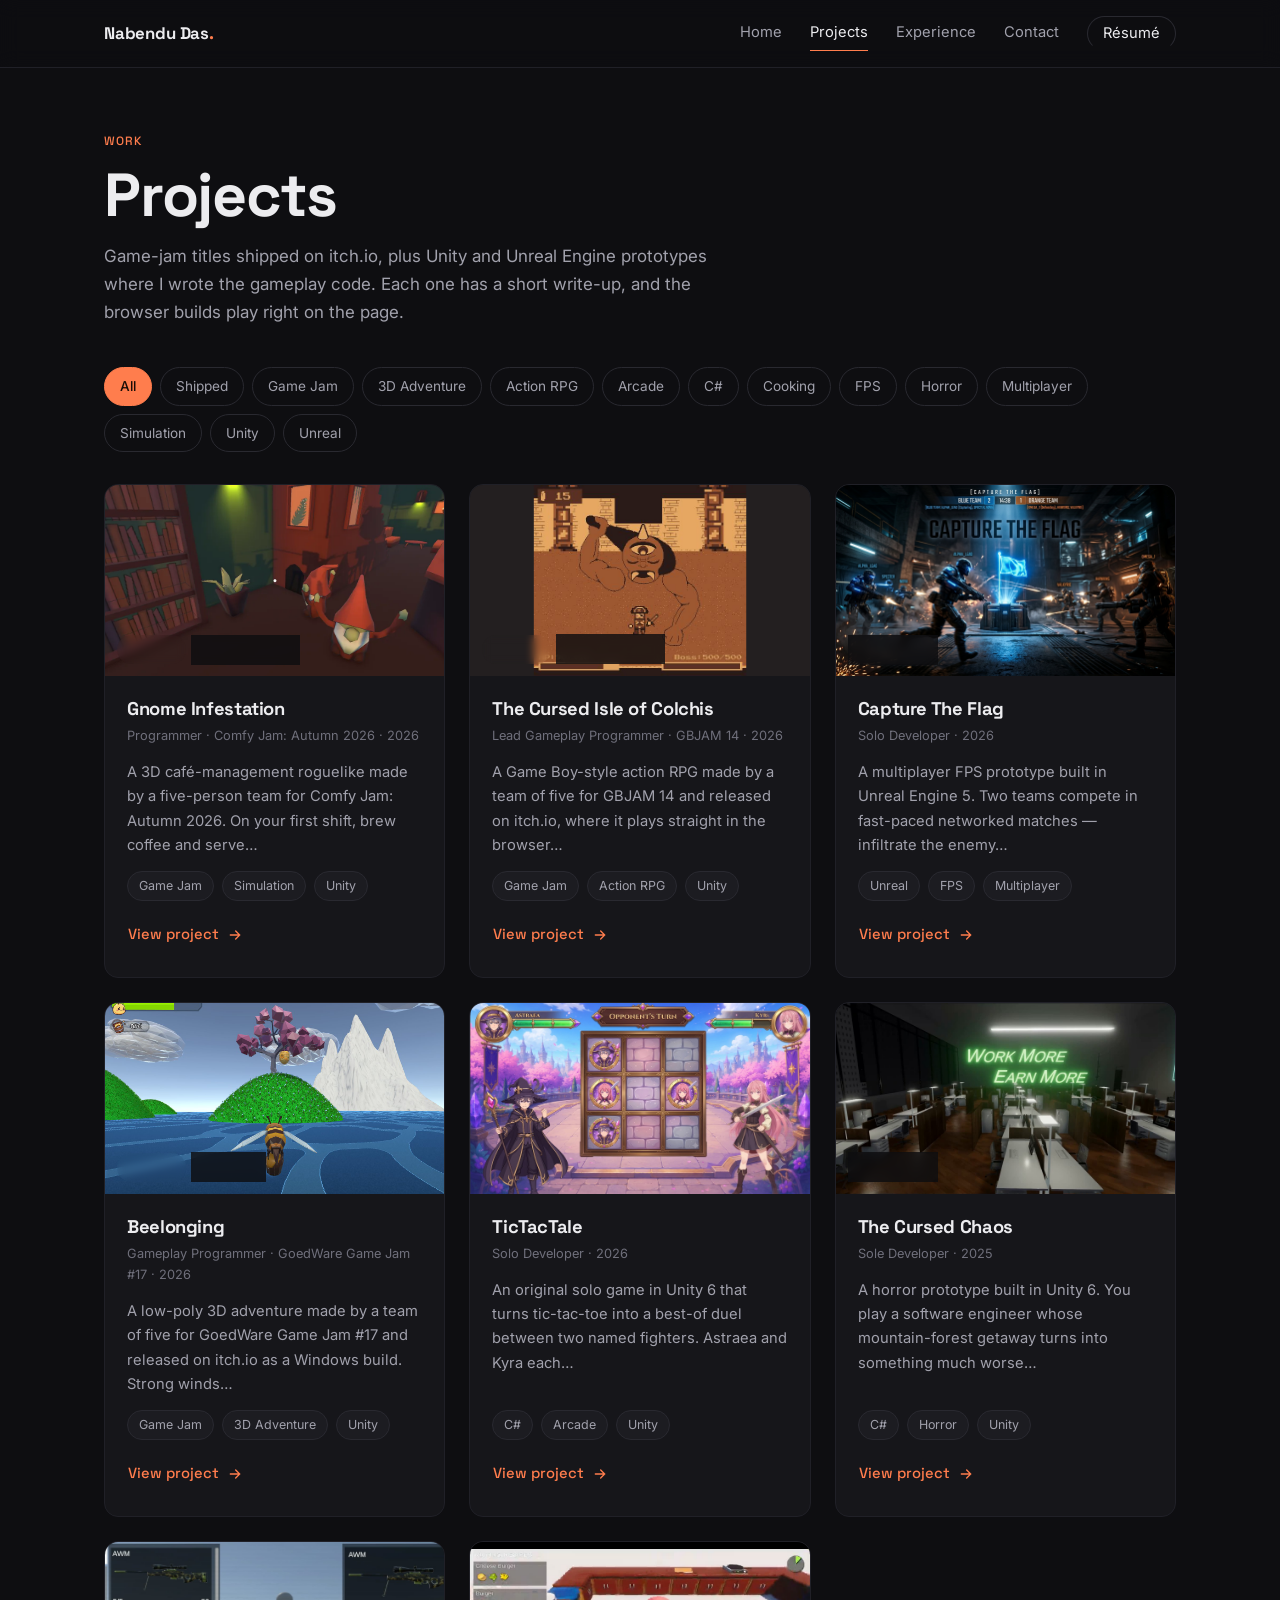
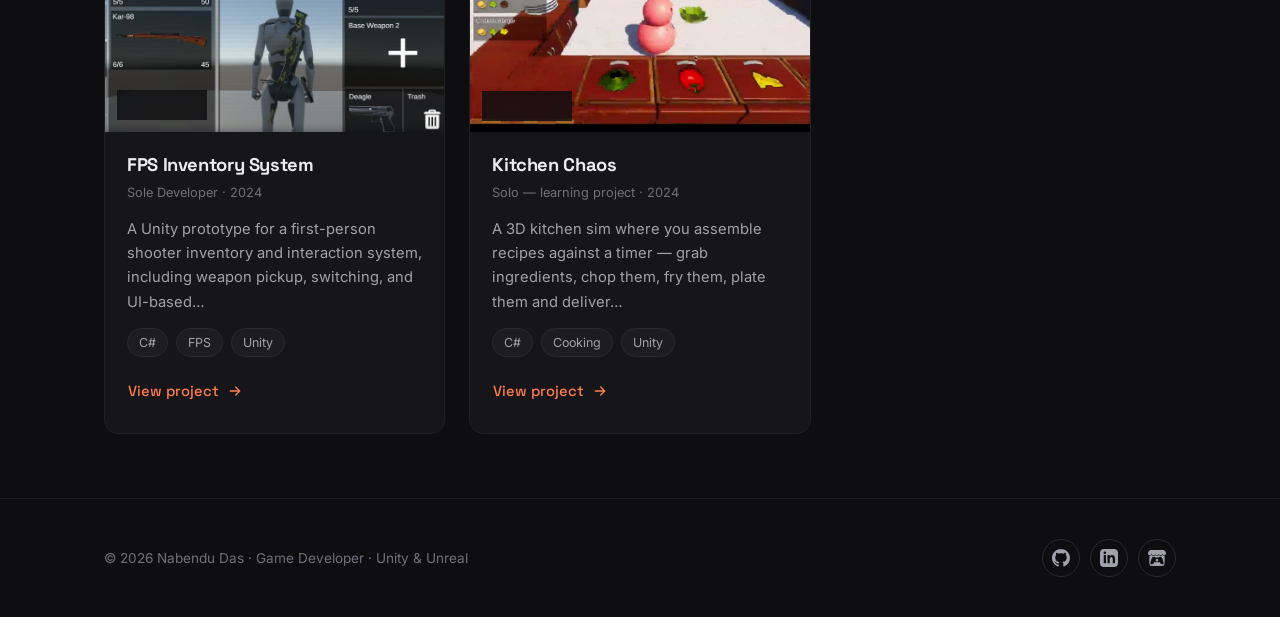
<file: projects.html>
<!DOCTYPE html>
<html lang="en">

<head>
    <meta charset="utf-8" />
    <meta content="width=device-width, initial-scale=1.0" name="viewport" />
    <title>Projects — Nabendu Das</title>
    <meta name="description" content="Unity gameplay prototypes and game projects built by Nabendu Das." />
    <link rel="canonical" href="https://nandy1002.github.io/projects.html" />
    <link rel="icon" href="assets/icon-64.png" />
    <link rel="apple-touch-icon" href="assets/icon-180.png" />
    <meta name="theme-color" content="#0e0e11" />
    <meta property="og:type" content="website" />
    <meta property="og:site_name" content="Nabendu Das" />
    <meta property="og:title" content="Projects — Nabendu Das" />
    <meta property="og:description" content="Unity gameplay prototypes and games, each with a write-up of the systems behind it and links straight into the code." />
    <meta property="og:url" content="https://nandy1002.github.io/projects.html" />
    <meta property="og:image" content="https://nandy1002.github.io/assets/og-image.jpg" />
    <meta property="og:image:width" content="1200" />
    <meta property="og:image:height" content="630" />
    <meta name="twitter:card" content="summary_large_image" />
    <meta name="twitter:title" content="Projects — Nabendu Das" />
    <meta name="twitter:description" content="Unity gameplay prototypes and games, each with a write-up of the systems behind it and links straight into the code." />
    <meta name="twitter:image" content="https://nandy1002.github.io/assets/og-image.jpg" />
    <link rel="preconnect" href="https://fonts.googleapis.com" />
    <link rel="preconnect" href="https://fonts.gstatic.com" crossorigin />
    <link href="https://fonts.googleapis.com/css2?family=Space+Grotesk:wght@500;700&family=Inter:wght@400;500;600&display=swap"
        rel="stylesheet" />
    <link href="css/style.css" rel="stylesheet" />
    <script>document.documentElement.classList.add('js');</script>
</head>

<body>

    <header class="site-nav">
        <div class="wrap">
            <a class="brand" href="index.html">Nabendu Das<span>.</span></a>
            <nav class="nav-links">
                <a href="index.html" data-nav="home">Home</a>
                <a href="projects.html" data-nav="projects">Projects</a>
                <a href="experience.html" data-nav="experience">Experience</a>
                <a href="index.html#contact" data-nav="contact">Contact</a>
                <a class="nav-cta" href="https://drive.google.com/drive/folders/1LLOvdsioypALAIz2UhdiR7-5Vv5WfIsK" target="_blank" rel="noopener">Résumé</a>
            </nav>
            <button class="nav-toggle" id="nav-toggle" aria-label="Open menu" aria-expanded="false"
                aria-controls="mobile-nav">
                <svg viewBox="0 0 24 24" fill="none" stroke="currentColor" stroke-width="2" stroke-linecap="round">
                    <path d="M4 7h16M4 12h16M4 17h16" />
                </svg>
            </button>
        </div>
    </header>

    <div class="mobile-nav" id="mobile-nav">
        <button class="nav-close" id="nav-close" aria-label="Close menu">
            <svg viewBox="0 0 24 24" fill="none" stroke="currentColor" stroke-width="2" stroke-linecap="round">
                <path d="M6 6l12 12M18 6L6 18" />
            </svg>
        </button>
        <a href="index.html" data-nav="home">Home</a>
        <a href="projects.html" data-nav="projects">Projects</a>
        <a href="experience.html" data-nav="experience">Experience</a>
        <a href="index.html#contact" data-nav="contact">Contact</a>
        <a class="nav-cta" href="https://drive.google.com/drive/folders/1LLOvdsioypALAIz2UhdiR7-5Vv5WfIsK" target="_blank" rel="noopener">Résumé</a>
    </div>

    <main>
        <section class="section section--tight">
            <div class="wrap">
                <div class="section-head">
                    <span class="eyebrow">Work</span>
                    <h1>Projects</h1>
                    <p class="lead">
                        Game-jam titles shipped on itch.io, plus Unity and Unreal Engine prototypes where I wrote the
                        gameplay code. Each one has a short write-up, and the browser builds play right on the page.
                    </p>
                </div>

                <!-- Rendered by main.js; hidden while there are too few projects to filter. -->
                <div class="filters" id="project-filters" hidden></div>

                <div class="project-grid" id="projects-grid"></div>
            </div>
        </section>
    </main>

    <footer class="site-footer">
        <div class="wrap">
            <p class="small dim">© 2026 Nabendu Das · Game Developer · Unity &amp; Unreal</p>
            <div class="socials">
                <a href="https://github.com/Nandy1002" target="_blank" rel="noopener" aria-label="GitHub">
                    <svg viewBox="0 0 24 24">
                        <path
                            d="M12 0c-6.626 0-12 5.373-12 12 0 5.302 3.438 9.8 8.207 11.387.599.111.793-.261.793-.577v-2.234c-3.338.726-4.042-1.416-4.042-1.416-.546-1.387-1.333-1.756-1.333-1.756-1.089-.745.083-.729.083-.729 1.205.084 1.839 1.237 1.839 1.237 1.07 1.834 2.807 1.304 3.492.997.107-.775.418-1.305.762-1.604-2.665-.305-5.467-1.334-5.467-5.931 0-1.311.469-2.381 1.236-3.221-.124-.303-.535-1.524.117-3.176 0 0 1.008-.322 3.301 1.23.957-.266 1.983-.399 3.003-.404 1.02.005 2.047.138 3.006.404 2.291-1.552 3.297-1.23 3.297-1.23.653 1.653.242 2.874.118 3.176.77.84 1.235 1.911 1.235 3.221 0 4.609-2.807 5.624-5.479 5.921.43.372.823 1.102.823 2.222v3.293c0 .319.192.694.801.576 4.765-1.589 8.199-6.086 8.199-11.386 0-6.627-5.373-12-12-12z" />
                    </svg>
                </a>
                <a href="https://www.linkedin.com/in/nabendu-das-1790a8202/" target="_blank" rel="noopener"
                    aria-label="LinkedIn">
                    <svg viewBox="0 0 24 24">
                        <path
                            d="M19 0h-14c-2.761 0-5 2.239-5 5v14c0 2.761 2.239 5 5 5h14c2.762 0 5-2.239 5-5v-14c0-2.761-2.238-5-5-5zm-11 19h-3v-11h3v11zm-1.5-12.268c-.966 0-1.75-.79-1.75-1.764s.784-1.764 1.75-1.764 1.75.79 1.75 1.764-.783 1.764-1.75 1.764zm13.5 12.268h-3v-5.604c0-3.368-4-3.113-4 0v5.604h-3v-11h3v1.765c1.396-2.586 7-2.777 7 2.476v6.759z" />
                    </svg>
                </a>
                <a href="https://nandy1002.itch.io/" target="_blank" rel="noopener" aria-label="itch.io">
                    <svg viewBox="0 0 24 24">
                        <path
                            d="M3.13 1.338C2.08 1.96.02 4.328 0 4.95v1.03c0 1.303 1.22 2.45 2.325 2.45 1.33 0 2.436-1.102 2.436-2.41 0 1.308 1.07 2.41 2.4 2.41 1.328 0 2.362-1.102 2.362-2.41 0 1.308 1.137 2.41 2.466 2.41h.024c1.33 0 2.466-1.102 2.466-2.41 0 1.308 1.034 2.41 2.363 2.41 1.33 0 2.4-1.102 2.4-2.41 0 1.308 1.106 2.41 2.435 2.41C22.78 8.43 24 7.282 24 5.98V4.95c-.02-.62-2.082-2.99-3.13-3.612-3.253-.114-5.508-.134-8.87-.133-3.362 0-7.945.053-8.87.133zm6.376 6.477a2.74 2.74 0 0 1-.468.602c-.5.49-1.19.795-1.947.795a2.786 2.786 0 0 1-1.95-.795c-.182-.178-.32-.37-.446-.59-.127.222-.303.412-.486.59a2.788 2.788 0 0 1-1.95.795c-.092 0-.187-.025-.264-.052-.107 1.113-.152 2.176-.168 2.95v.005l-.006 1.167c.02 2.334-.23 7.564 1.03 8.85 1.952.454 5.545.662 9.15.663 3.605 0 7.198-.21 9.15-.664 1.26-1.284 1.01-6.514 1.03-8.848l-.006-1.167v-.004c-.016-.775-.06-1.838-.168-2.95-.077.026-.172.052-.263.052a2.788 2.788 0 0 1-1.95-.795c-.184-.178-.36-.368-.486-.59-.127.22-.265.412-.447.59a2.786 2.786 0 0 1-1.95.794c-.76 0-1.446-.303-1.948-.793a2.74 2.74 0 0 1-.468-.602 2.738 2.738 0 0 1-.463.602 2.787 2.787 0 0 1-1.95.794h-.16a2.787 2.787 0 0 1-1.95-.793 2.738 2.738 0 0 1-.464-.602zm-2.004 2.59v.002c.795.002 1.5 0 2.373.953.687-.072 1.406-.108 2.125-.107.72 0 1.438.035 2.125.107.873-.953 1.578-.95 2.372-.953.376 0 1.876 0 2.92 2.934l1.123 4.028c.832 2.995-.266 3.068-1.636 3.07-2.03-.075-3.156-1.55-3.156-3.025-1.124.184-2.436.276-3.748.277-1.312 0-2.624-.093-3.748-.277 0 1.475-1.125 2.95-3.156 3.026-1.37-.004-2.468-.077-1.636-3.072l1.122-4.027c1.045-2.934 2.545-2.934 2.92-2.934zM12 12.714c-.002.002-2.14 1.964-2.523 2.662l1.4-.056v1.22c0 .056.56.033 1.123.007.562.026 1.124.05 1.124-.008v-1.22l1.4.055C14.138 14.677 12 12.713 12 12.713z" />
                    </svg>
                </a>
            </div>
        </div>
    </footer>

    <script src="js/nav.js"></script>
    <script src="js/main.js"></script>
</body>

</html>
</file>
<file: css/style.css>
/* ==========================================================================
   Nabendu Das — Portfolio
   One stylesheet, no framework. Edit the tokens below to restyle the site.
   ========================================================================== */

/* --- Design tokens ------------------------------------------------------ */
:root {
  --bg: #0e0e11;
  --panel: #16161a;
  --panel-2: #1c1c21;
  --line: #292930;
  --line-soft: #202027;

  --ink: #ececef;
  --muted: #a1a1ac;
  --dim: #6f6f7b;

  --accent: #ff7d4d;
  --accent-ink: #1a0d06;
  --accent-soft: rgba(255, 125, 77, 0.12);

  --font-display: "Space Grotesk", system-ui, sans-serif;
  --font-body: "Inter", system-ui, -apple-system, sans-serif;

  --radius: 10px;
  --radius-lg: 14px;

  --wrap: 1120px;
  --nav-h: 68px;
}

/* --- Base --------------------------------------------------------------- */
*,
*::before,
*::after {
  box-sizing: border-box;
}

html {
  scroll-behavior: smooth;
  scroll-padding-top: calc(var(--nav-h) + 24px);
  -webkit-text-size-adjust: 100%;
}

body {
  margin: 0;
  background: var(--bg);
  color: var(--muted);
  font-family: var(--font-body);
  font-size: 16px;
  line-height: 1.65;
  -webkit-font-smoothing: antialiased;
  overflow-x: hidden;
}

img,
video {
  display: block;
  max-width: 100%;
}

/* Class-based `display` would otherwise beat the UA rule for [hidden]. */
[hidden] {
  display: none !important;
}

a {
  color: inherit;
  text-decoration: none;
}

button {
  font: inherit;
  color: inherit;
  background: none;
  border: 0;
  cursor: pointer;
}

::selection {
  background: var(--accent);
  color: var(--accent-ink);
}

:focus-visible {
  outline: 2px solid var(--accent);
  outline-offset: 3px;
  border-radius: 4px;
}

/* --- Typography --------------------------------------------------------- */
h1,
h2,
h3,
h4 {
  font-family: var(--font-display);
  color: var(--ink);
  line-height: 1.15;
  margin: 0;
  font-weight: 700;
  letter-spacing: -0.02em;
}

h1 {
  font-size: clamp(2.4rem, 6vw, 3.8rem);
}

h2 {
  font-size: clamp(1.7rem, 3.4vw, 2.3rem);
}

h3 {
  font-size: 1.15rem;
}

p {
  margin: 0;
}

.lead {
  font-size: 1.06rem;
  color: var(--muted);
  max-width: 60ch;
}

.eyebrow {
  display: block;
  font-family: var(--font-display);
  font-size: 0.75rem;
  font-weight: 500;
  letter-spacing: 0.08em;
  text-transform: uppercase;
  color: var(--accent);
  margin-bottom: 0.6rem;
}

.small {
  font-size: 0.85rem;
}

.dim {
  color: var(--dim);
}

/* --- Layout ------------------------------------------------------------- */
.wrap {
  width: 100%;
  max-width: var(--wrap);
  margin-inline: auto;
  padding-inline: 24px;
}

.section {
  padding-block: 88px;
}

.section--tight {
  padding-block: 64px;
}

.section + .section {
  border-top: 1px solid var(--line-soft);
}

.section-head {
  margin-bottom: 40px;
  max-width: 62ch;
}

.section-head p {
  margin-top: 12px;
}

.stack {
  display: flex;
  flex-direction: column;
}

.row {
  display: flex;
  flex-wrap: wrap;
  align-items: center;
  gap: 12px;
}

/* --- Navigation --------------------------------------------------------- */
.site-nav {
  position: sticky;
  top: 0;
  z-index: 50;
  height: var(--nav-h);
  background: rgba(14, 14, 17, 0.85);
  backdrop-filter: blur(10px);
  -webkit-backdrop-filter: blur(10px);
  border-bottom: 1px solid var(--line-soft);
}

.site-nav .wrap {
  height: 100%;
  display: flex;
  align-items: center;
  justify-content: space-between;
  gap: 24px;
}

.brand {
  font-family: var(--font-display);
  font-weight: 700;
  font-size: 1.05rem;
  color: var(--ink);
  letter-spacing: -0.01em;
}

.brand span {
  color: var(--accent);
}

.nav-links {
  display: flex;
  gap: 28px;
}

.nav-links a {
  font-size: 0.92rem;
  color: var(--muted);
  padding-block: 4px;
  border-bottom: 1px solid transparent;
  transition: color 0.18s ease, border-color 0.18s ease;
}

.nav-links a:hover {
  color: var(--ink);
}

.nav-links a.active {
  color: var(--ink);
  border-bottom-color: var(--accent);
}

/* Résumé is the link recruiters reach for — keep it visible on every page. */
.nav-cta {
  padding: 7px 15px;
  border: 1px solid var(--line);
  border-radius: 999px;
  color: var(--ink) !important;
  font-size: 0.88rem;
  transition: border-color 0.18s ease, background-color 0.18s ease;
}

.nav-cta:hover {
  border-color: var(--accent);
  background: var(--accent-soft);
}

.mobile-nav .nav-cta {
  margin-top: 12px;
  font-size: 1.1rem;
  padding: 10px 24px;
}

.nav-toggle {
  display: none;
  padding: 6px;
  color: var(--ink);
}

.nav-toggle svg {
  width: 24px;
  height: 24px;
}

.mobile-nav {
  position: fixed;
  inset: 0;
  z-index: 60;
  background: var(--bg);
  display: flex;
  flex-direction: column;
  align-items: center;
  justify-content: center;
  gap: 8px;
  opacity: 0;
  visibility: hidden;
  transition: opacity 0.2s ease, visibility 0.2s ease;
}

.mobile-nav.open {
  opacity: 1;
  visibility: visible;
}

.mobile-nav a {
  font-family: var(--font-display);
  font-size: 1.5rem;
  font-weight: 500;
  color: var(--ink);
  padding: 10px 20px;
}

.mobile-nav a.active {
  color: var(--accent);
}

.mobile-nav .nav-close {
  position: absolute;
  top: 18px;
  right: 20px;
  color: var(--ink);
  padding: 6px;
}

.mobile-nav .nav-close svg {
  width: 26px;
  height: 26px;
}

/* --- Buttons ------------------------------------------------------------ */
.btn {
  display: inline-flex;
  align-items: center;
  gap: 8px;
  padding: 11px 20px;
  border-radius: var(--radius);
  border: 1px solid transparent;
  font-family: var(--font-display);
  font-size: 0.92rem;
  font-weight: 500;
  line-height: 1;
  transition: background-color 0.18s ease, border-color 0.18s ease,
    color 0.18s ease;
}

.btn svg {
  width: 16px;
  height: 16px;
  flex: none;
}

.btn--primary {
  background: var(--accent);
  color: var(--accent-ink);
  font-weight: 600;
}

.btn--primary:hover {
  background: #ff9068;
}

.btn--ghost {
  border-color: var(--line);
  color: var(--ink);
}

.btn--ghost:hover {
  border-color: var(--dim);
  background: var(--panel);
}

.btn--quiet {
  padding-inline: 0;
  color: var(--accent);
}

.btn--quiet:hover {
  color: var(--ink);
}

.btn--quiet svg {
  transition: transform 0.18s ease;
}

.btn--quiet:hover svg {
  transform: translateX(3px);
}

/* --- Cards & chips ------------------------------------------------------ */
.card {
  background: var(--panel);
  border: 1px solid var(--line-soft);
  border-radius: var(--radius-lg);
  transition: border-color 0.2s ease, transform 0.2s ease;
}

.card--link:hover {
  border-color: var(--line);
  transform: translateY(-3px);
}

.card-body {
  padding: 22px;
}

.chip {
  display: inline-block;
  padding: 5px 11px;
  border-radius: 999px;
  border: 1px solid var(--line);
  background: var(--panel-2);
  color: var(--muted);
  font-size: 0.78rem;
  line-height: 1.4;
  white-space: nowrap;
}

.chip--accent {
  border-color: transparent;
  background: var(--accent-soft);
  color: var(--accent);
}

.chips {
  display: flex;
  flex-wrap: wrap;
  gap: 8px;
}

/* --- Hero --------------------------------------------------------------- */
.hero {
  padding-block: clamp(72px, 12vw, 132px);
}

.hero .eyebrow {
  color: var(--muted);
}

.hero h1 {
  margin-bottom: 14px;
}

.hero .role {
  font-family: var(--font-display);
  font-size: clamp(1.05rem, 2.2vw, 1.35rem);
  color: var(--accent);
  font-weight: 500;
  margin-bottom: 20px;
}

.hero .lead {
  font-size: 1.1rem;
  margin-bottom: 32px;
}

.hero-actions {
  display: flex;
  flex-wrap: wrap;
  gap: 12px;
}

.hero-grid {
  display: grid;
  grid-template-columns: minmax(0, 1.15fr) minmax(0, 1fr);
  gap: 56px;
  align-items: center;
}

/* Availability sits above the name: the first thing a recruiter needs to know. */
.availability {
  display: inline-flex;
  align-items: center;
  gap: 8px;
  padding: 6px 14px 6px 12px;
  margin-bottom: 22px;
  border: 1px solid var(--line);
  border-radius: 999px;
  background: var(--panel);
  font-size: 0.84rem;
  color: var(--ink);
}

/* Role targets under the contact heading. */
.roles {
  justify-content: center;
  margin-top: 18px;
}

.availability .dot {
  width: 7px;
  height: 7px;
  border-radius: 50%;
  background: #4ade80;
  box-shadow: 0 0 0 3px rgba(74, 222, 128, 0.15);
}

.hero-feature {
  display: block;
  background: var(--panel);
  border: 1px solid var(--line-soft);
  border-radius: var(--radius-lg);
  overflow: hidden;
  transition: border-color 0.2s ease, transform 0.2s ease;
}

.hero-feature:hover {
  border-color: var(--line);
  transform: translateY(-3px);
}

.hero-feature .thumb {
  border-radius: 0;
}

.hero-feature-meta {
  padding: 16px 18px;
  display: flex;
  flex-direction: column;
  gap: 2px;
}

.hero-feature-meta .eyebrow {
  margin-bottom: 2px;
}

.hero-feature-meta strong {
  font-family: var(--font-display);
  font-size: 1.05rem;
  color: var(--ink);
}

/* Thumbnail labels: "Shipped", "Play in browser", "Demo video" — otherwise a static
   poster reads as a screenshot. */
.badges {
  position: absolute;
  left: 12px;
  right: 12px;
  bottom: 12px;
  display: flex;
  flex-wrap: wrap;
  gap: 6px;
}

.badge {
  display: inline-block;
  padding: 4px 10px;
  border-radius: 999px;
  background: rgba(14, 14, 17, 0.82);
  backdrop-filter: blur(4px);
  -webkit-backdrop-filter: blur(4px);
  border: 1px solid rgba(255, 255, 255, 0.14);
  color: var(--ink);
  font-size: 0.72rem;
  letter-spacing: 0.02em;
}

.badge--accent {
  background: var(--accent);
  border-color: transparent;
  color: var(--accent-ink);
  font-weight: 600;
}

.meta-line {
  font-size: 0.8rem;
  color: var(--dim);
  margin-top: -8px;
}

/* Small factual stat strip */
.stats {
  display: grid;
  grid-template-columns: repeat(2, minmax(0, 1fr));
  gap: 1px;
  background: var(--line-soft);
  border: 1px solid var(--line-soft);
  border-radius: var(--radius-lg);
  overflow: hidden;
}

.stats div {
  background: var(--panel);
  padding: 18px 20px;
}

.stats strong {
  display: block;
  font-family: var(--font-display);
  font-size: 1.45rem;
  color: var(--ink);
  line-height: 1.2;
}

.stats span {
  display: block;
  margin-top: 2px;
  line-height: 1.45;
  font-size: 0.82rem;
  color: var(--dim);
}

/* --- About -------------------------------------------------------------- */
.about-grid {
  display: grid;
  grid-template-columns: 320px 1fr;
  gap: 48px;
  align-items: start;
}

.portrait {
  width: 100%;
  aspect-ratio: 1;
  object-fit: cover;
  border-radius: var(--radius-lg);
  border: 1px solid var(--line-soft);
}

/* --- Project grid ------------------------------------------------------- */
/* auto-fit collapses the unused track, so two projects fill the row instead of
   leaving a gap; three or more fall into even columns. */
.project-grid {
  display: grid;
  grid-template-columns: repeat(auto-fit, minmax(300px, 1fr));
  gap: 24px;
}

.project-card {
  display: flex;
  flex-direction: column;
  overflow: hidden;
}

.thumb {
  position: relative;
  aspect-ratio: 16 / 9;
  background: var(--panel-2);
  overflow: hidden;
}

.thumb img {
  width: 100%;
  height: 100%;
  object-fit: cover;
  transition: transform 0.4s ease;
}

.project-card:hover .thumb img {
  transform: scale(1.03);
}

/* Shown when a thumbnail file is missing, instead of a broken image icon. */
.thumb--empty::after {
  content: attr(data-label);
  position: absolute;
  inset: 0;
  display: flex;
  align-items: center;
  justify-content: center;
  padding: 16px;
  text-align: center;
  font-family: var(--font-display);
  font-size: 0.95rem;
  color: var(--dim);
  background: repeating-linear-gradient(
    -45deg,
    var(--panel-2) 0 10px,
    var(--panel) 10px 20px
  );
}

.project-card .card-body {
  display: flex;
  flex-direction: column;
  gap: 14px;
  flex: 1;
}

.project-card h3 {
  color: var(--ink);
}

.project-card .desc {
  font-size: 0.92rem;
  flex: 1;
}

/* --- Filters ------------------------------------------------------------ */
.filters {
  display: flex;
  flex-wrap: wrap;
  gap: 8px;
  margin-bottom: 32px;
}

.filters button {
  padding: 7px 15px;
  border-radius: 999px;
  border: 1px solid var(--line);
  font-size: 0.85rem;
  color: var(--muted);
  transition: all 0.18s ease;
}

.filters button:hover {
  color: var(--ink);
  border-color: var(--dim);
}

.filters button[aria-pressed="true"] {
  background: var(--accent);
  border-color: var(--accent);
  color: var(--accent-ink);
  font-weight: 500;
}

/* --- Skills ------------------------------------------------------------- */
.skill-groups {
  display: grid;
  grid-template-columns: repeat(auto-fit, minmax(260px, 1fr));
  gap: 24px;
}

.skill-group h3 {
  font-size: 0.95rem;
  color: var(--ink);
  margin-bottom: 14px;
  padding-bottom: 10px;
  border-bottom: 1px solid var(--line-soft);
}

/* --- Experience / timeline --------------------------------------------- */
.timeline {
  display: flex;
  flex-direction: column;
  gap: 28px;
}

.job {
  padding: 26px;
}

/* Separates the game-jam group from paid roles within the same timeline. */
.timeline-label {
  margin-top: 12px;
  font-size: 0.8rem;
  font-weight: 600;
  letter-spacing: 0.08em;
  text-transform: uppercase;
  color: var(--dim);
  margin-bottom: -12px;
}

.job-head {
  display: flex;
  flex-wrap: wrap;
  justify-content: space-between;
  align-items: baseline;
  gap: 6px 20px;
  margin-bottom: 6px;
}

.job h3 {
  font-size: 1.25rem;
}

.job .company {
  color: var(--accent);
  font-size: 0.95rem;
}

.job .when {
  font-size: 0.85rem;
  color: var(--dim);
  white-space: nowrap;
}

.job ul {
  margin: 18px 0 0;
  padding: 0;
  list-style: none;
  display: grid;
  gap: 10px;
}

.job li {
  position: relative;
  padding-left: 18px;
  font-size: 0.93rem;
}

.job li::before {
  content: "";
  position: absolute;
  left: 0;
  top: 0.65em;
  width: 5px;
  height: 5px;
  border-radius: 50%;
  background: var(--dim);
}

.job .chips {
  margin-top: 20px;
  padding-top: 18px;
  border-top: 1px solid var(--line-soft);
}

.side-card {
  padding: 24px;
}

.side-card h3 {
  font-size: 0.95rem;
  margin-bottom: 18px;
  padding-bottom: 12px;
  border-bottom: 1px solid var(--line-soft);
}

.edu + .edu {
  margin-top: 20px;
}

.edu h4 {
  font-size: 0.95rem;
  font-weight: 600;
  color: var(--ink);
  margin: 2px 0;
}

.edu p {
  font-size: 0.86rem;
}

.split {
  display: grid;
  grid-template-columns: minmax(0, 2fr) minmax(0, 1fr);
  gap: 32px;
  align-items: start;
}

/* --- Project detail page ------------------------------------------------ */
.detail-head {
  padding-top: 48px;
  padding-bottom: 32px;
}

.back-link {
  display: inline-flex;
  align-items: center;
  gap: 6px;
  font-size: 0.88rem;
  color: var(--muted);
  margin-bottom: 24px;
}

.back-link:hover {
  color: var(--accent);
}

.back-link svg {
  width: 14px;
  height: 14px;
}

.meta-row {
  display: flex;
  flex-wrap: wrap;
  gap: 32px;
  margin-top: 28px;
  padding-top: 24px;
  border-top: 1px solid var(--line-soft);
}

.meta-row dt {
  font-size: 0.75rem;
  text-transform: uppercase;
  letter-spacing: 0.06em;
  color: var(--dim);
  margin-bottom: 4px;
}

.meta-row dd {
  margin: 0;
  font-family: var(--font-display);
  color: var(--ink);
  font-size: 0.98rem;
}

.media-frame {
  border: 1px solid var(--line-soft);
  border-radius: var(--radius-lg);
  overflow: hidden;
  background: #000;
}

.media-frame video,
.media-frame img,
.media-frame--trailer iframe {
  width: 100%;
  aspect-ratio: 16 / 9;
  object-fit: contain;
}

.media-frame--trailer {
  max-width: 960px;
  margin: 24px auto 0;
}

.media-frame--trailer iframe {
  display: block;
  border: 0;
}

.media-frame img {
  object-fit: cover;
}

/* Inline links inside running text, which otherwise inherit colour and lose their underline. */
.text-link,
.meta-row dd a {
  color: var(--ink);
  text-decoration: underline;
  text-decoration-color: var(--line);
  text-underline-offset: 3px;
}

.text-link:hover,
.meta-row dd a:hover {
  color: var(--accent);
  text-decoration-color: currentColor;
}

/* Playable build. Sized to the build's native canvas (set inline from embedSize),
   since Unity's WebGL template renders at a fixed resolution on desktop. */
.media-frame--game {
  max-width: var(--game-w, 960px);
  margin-inline: auto;
  aspect-ratio: var(--game-ratio, 16 / 9);
  background: #231f20;
}

.media-frame--game iframe {
  display: block;
  width: 100%;
  height: 100%;
  border: 0;
}

.game-start {
  position: relative;
  display: block;
  width: 100%;
  height: 100%;
  padding: 0;
  border: 0;
  background: none;
  cursor: pointer;
}

.media-frame .game-start img {
  width: 100%;
  height: 100%;
  aspect-ratio: auto;
  opacity: 0.3;
  transition: opacity 0.2s ease;
}

.game-start:hover img,
.game-start:focus-visible img {
  opacity: 0.2;
}

.game-start-label {
  position: absolute;
  inset: 0;
  display: flex;
  flex-direction: column;
  align-items: center;
  justify-content: center;
  gap: 12px;
  padding: 16px;
  color: var(--ink);
}

.game-start-label .btn svg {
  width: 16px;
  height: 16px;
}

/* Pixel art is scaled up, so keep the pixels hard-edged instead of blurred. */
.pixelated img {
  image-rendering: pixelated;
}

.controls {
  display: flex;
  flex-wrap: wrap;
  justify-content: center;
  gap: 10px 28px;
  margin: 18px 0 0;
}

.controls div {
  display: flex;
  align-items: center;
  gap: 8px;
}

.controls dt {
  font-size: 0.8rem;
  color: var(--dim);
}

.controls dd {
  margin: 0;
}

kbd {
  display: inline-block;
  padding: 2px 8px;
  border: 1px solid var(--line);
  border-bottom-width: 2px;
  border-radius: 6px;
  background: var(--panel-2);
  color: var(--ink);
  font-family: ui-monospace, SFMono-Regular, Consolas, monospace;
  font-size: 0.78rem;
}

.gallery {
  display: grid;
  grid-template-columns: repeat(auto-fill, minmax(260px, 1fr));
  gap: 16px;
}

.gallery-item {
  display: block;
  overflow: hidden;
  border: 1px solid var(--line-soft);
  border-radius: var(--radius);
  background: #000;
}

.gallery-item img {
  width: 100%;
  aspect-ratio: 16 / 10;
  object-fit: cover;
  transition: transform 0.4s ease;
}

/* Game Boy shots are 10:9 — show them whole rather than cropping the HUD. */
.gallery.pixelated .gallery-item img {
  aspect-ratio: 10 / 9;
}

.gallery-item:hover img {
  transform: scale(1.03);
}

.feature-grid {
  display: grid;
  grid-template-columns: repeat(auto-fit, minmax(280px, 1fr));
  gap: 20px;
}

.feature {
  padding: 24px;
}

.feature .num {
  font-family: var(--font-display);
  font-size: 0.8rem;
  color: var(--accent);
  display: block;
  margin-bottom: 10px;
}

.feature h3 {
  font-size: 1.05rem;
  margin-bottom: 8px;
}

.feature p {
  font-size: 0.92rem;
}

/* --- Read the code ------------------------------------------------------ */
.code-list {
  display: grid;
  gap: 1px;
  background: var(--line-soft);
  border: 1px solid var(--line-soft);
  border-radius: var(--radius-lg);
  overflow: hidden;
}

.code-item {
  display: grid;
  grid-template-columns: minmax(150px, auto) 1fr auto;
  align-items: center;
  gap: 20px;
  padding: 16px 20px;
  background: var(--panel);
  transition: background-color 0.18s ease;
}

.code-item:hover {
  background: var(--panel-2);
}

.code-item code {
  font-family: ui-monospace, SFMono-Regular, Menlo, Consolas, monospace;
  font-size: 0.88rem;
  color: var(--accent);
}

.code-item span {
  font-size: 0.9rem;
  color: var(--muted);
}

.code-item svg {
  width: 15px;
  height: 15px;
  color: var(--dim);
  flex: none;
}

.code-item:hover svg {
  color: var(--ink);
}

/* --- Contact ------------------------------------------------------------ */
.contact {
  text-align: center;
}

.contact .lead {
  margin-inline: auto;
  margin-bottom: 28px;
}

.email-link {
  display: inline-block;
  margin-bottom: 28px;
  font-family: var(--font-display);
  font-size: clamp(1.1rem, 2.6vw, 1.6rem);
  color: var(--ink);
  border-bottom: 1px solid var(--line);
  padding-bottom: 4px;
  transition: color 0.18s ease, border-color 0.18s ease;
}

.email-link:hover {
  color: var(--accent);
  border-color: var(--accent);
}

/* --- Footer ------------------------------------------------------------- */
.site-footer {
  border-top: 1px solid var(--line-soft);
  padding-block: 40px;
}

.site-footer .wrap {
  display: flex;
  flex-wrap: wrap;
  align-items: center;
  justify-content: space-between;
  gap: 20px;
}

.socials {
  display: flex;
  gap: 10px;
}

.socials a {
  width: 38px;
  height: 38px;
  display: grid;
  place-items: center;
  border: 1px solid var(--line);
  border-radius: 50%;
  color: var(--muted);
  transition: color 0.18s ease, border-color 0.18s ease;
}

.socials a:hover {
  color: var(--accent);
  border-color: var(--accent);
}

.socials svg {
  width: 18px;
  height: 18px;
  fill: currentColor;
}

/* --- Scroll reveal (only applied when JS is available) ------------------ */
.js .reveal {
  opacity: 0;
  transform: translateY(14px);
  transition: opacity 0.5s ease, transform 0.5s ease;
}

.js .reveal.is-visible {
  opacity: 1;
  transform: none;
}

@media (prefers-reduced-motion: reduce) {
  html {
    scroll-behavior: auto;
  }

  *,
  *::before,
  *::after {
    transition-duration: 0.01ms !important;
    animation-duration: 0.01ms !important;
  }

  .js .reveal {
    opacity: 1;
    transform: none;
  }
}

/* --- Responsive --------------------------------------------------------- */
@media (max-width: 940px) {
  .hero-grid {
    grid-template-columns: 1fr;
    gap: 40px;
  }

  .code-item {
    grid-template-columns: 1fr auto;
    gap: 6px 16px;
  }

  .code-item span {
    grid-column: 1 / -1;
  }
}

@media (max-width: 860px) {
  .about-grid {
    grid-template-columns: 1fr;
    gap: 32px;
  }

  .portrait {
    max-width: 260px;
  }

  .split {
    grid-template-columns: 1fr;
  }
}

@media (max-width: 720px) {
  .nav-links {
    display: none;
  }

  .nav-toggle {
    display: block;
  }

  .section {
    padding-block: 64px;
  }

  /* The availability line wraps on phones; a full pill shape looks wrong over two lines. */
  .availability {
    border-radius: var(--radius-lg);
  }

  .site-footer .wrap {
    flex-direction: column;
    text-align: center;
  }
}
</file>
